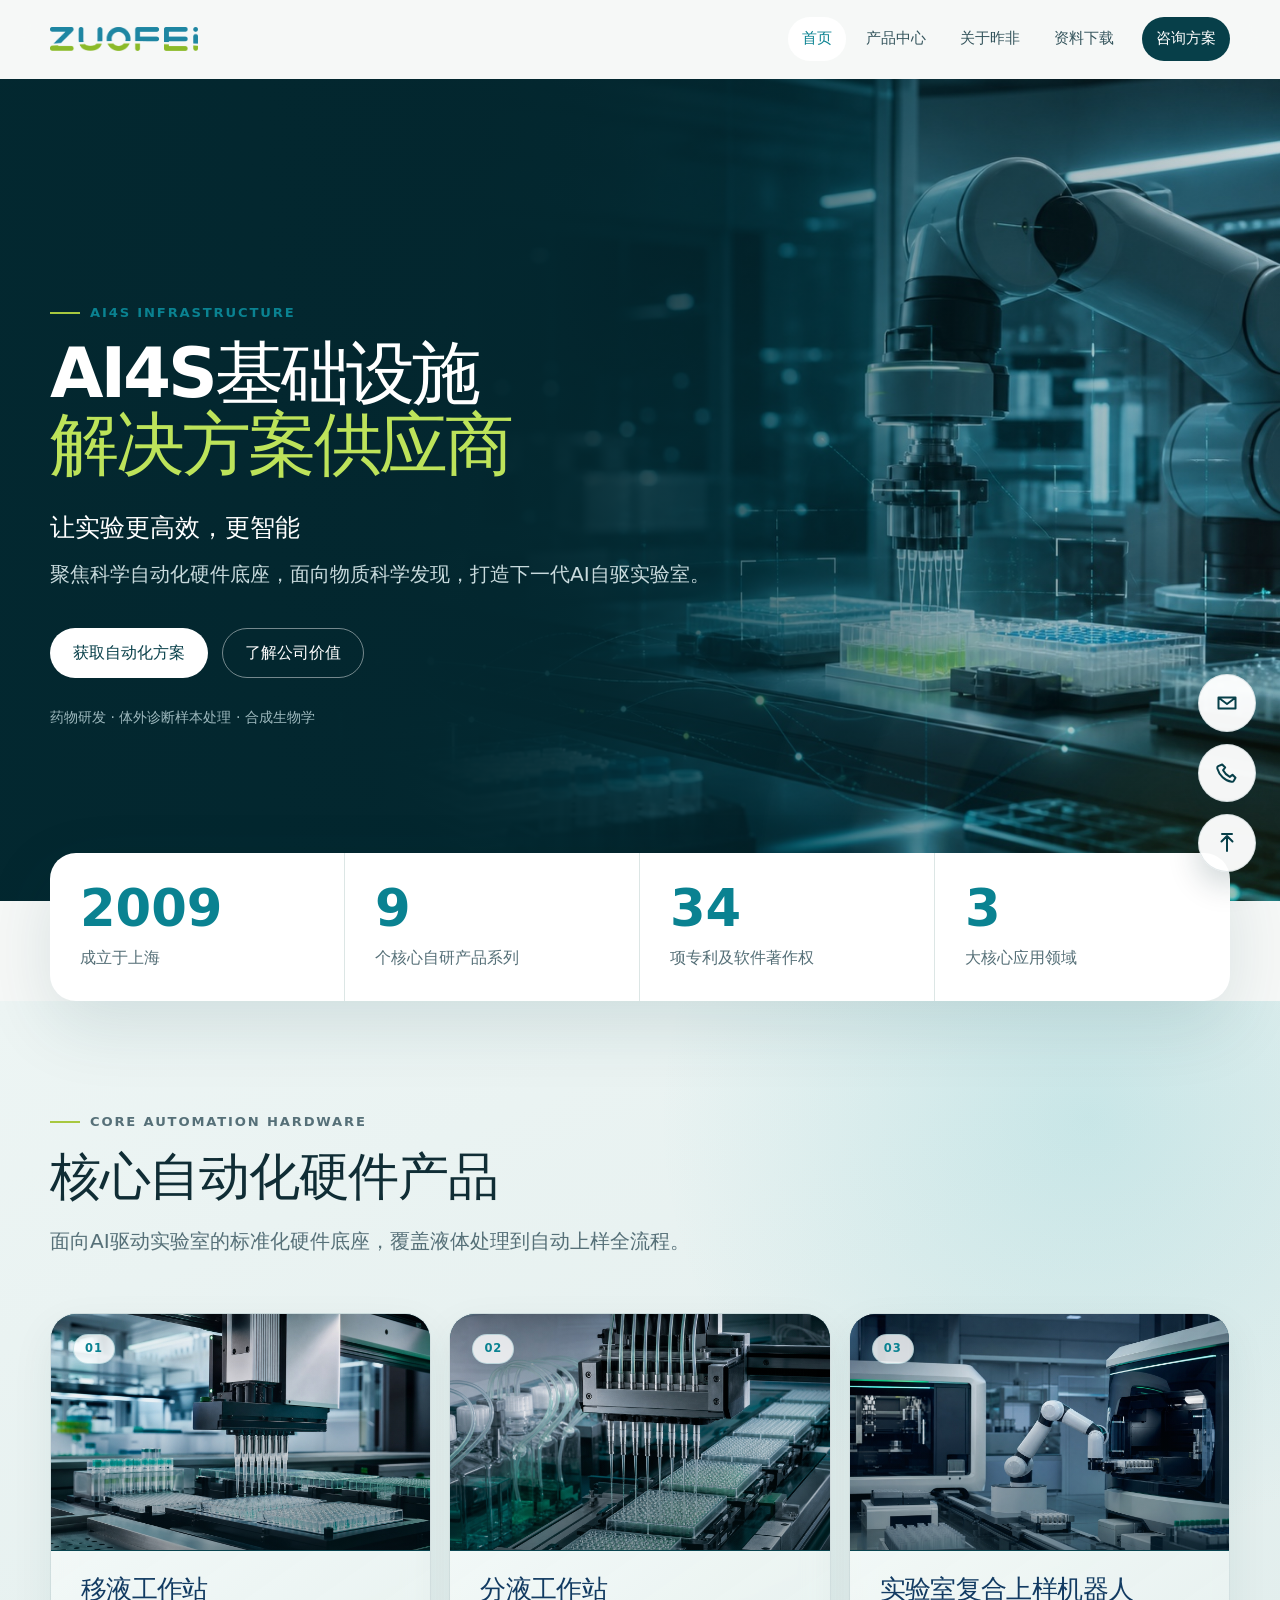
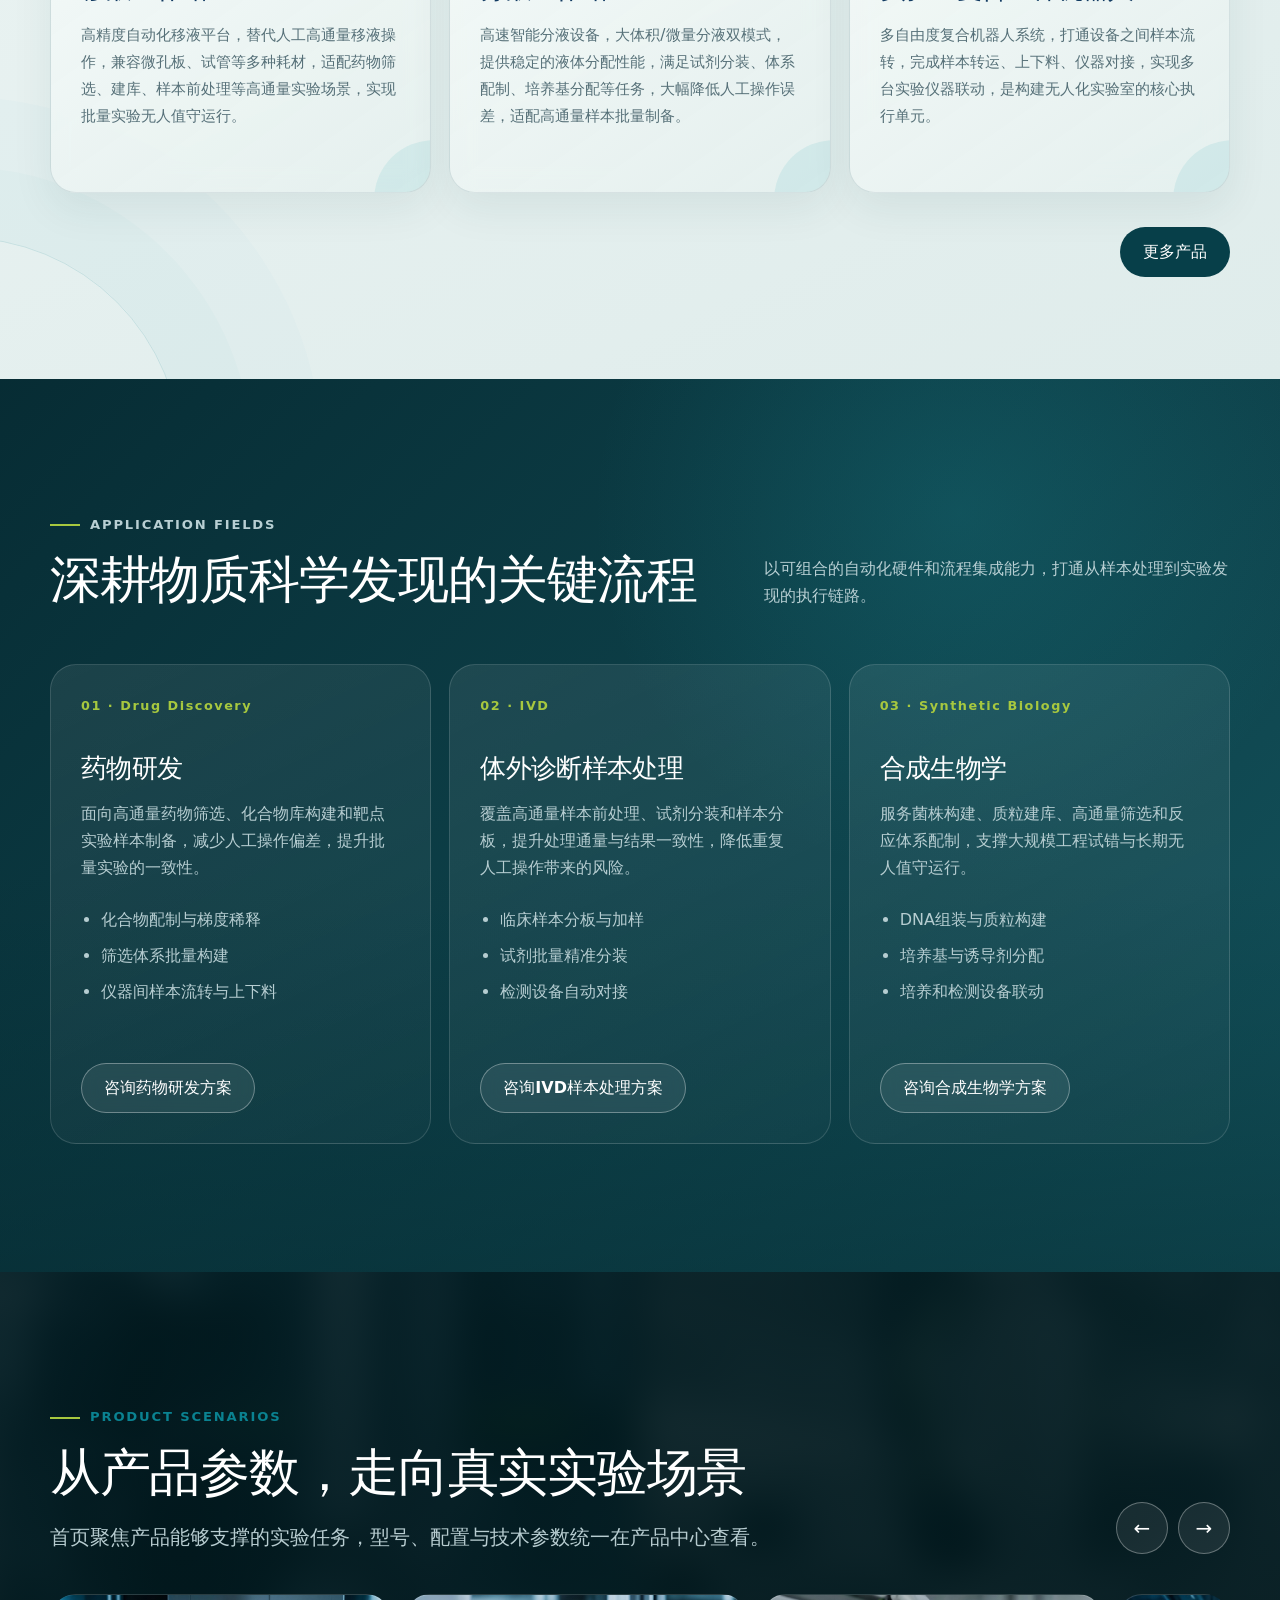
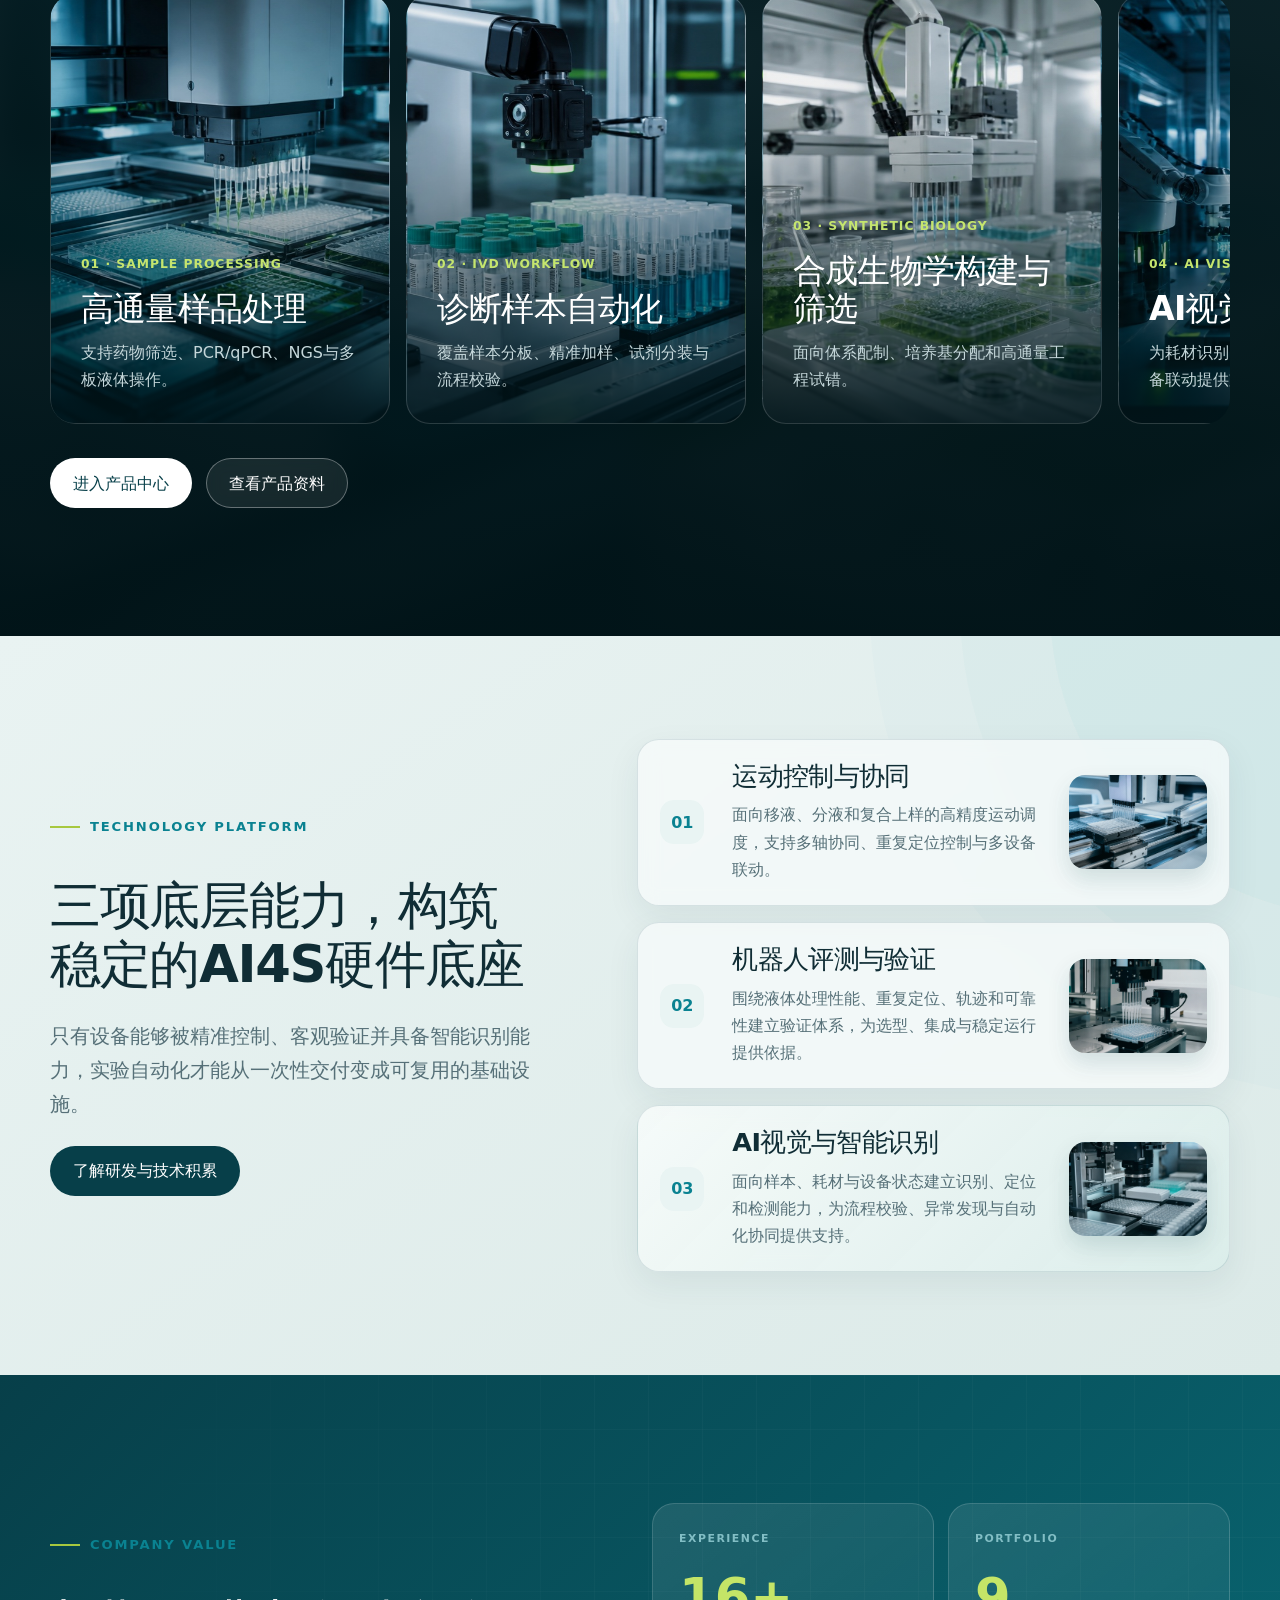
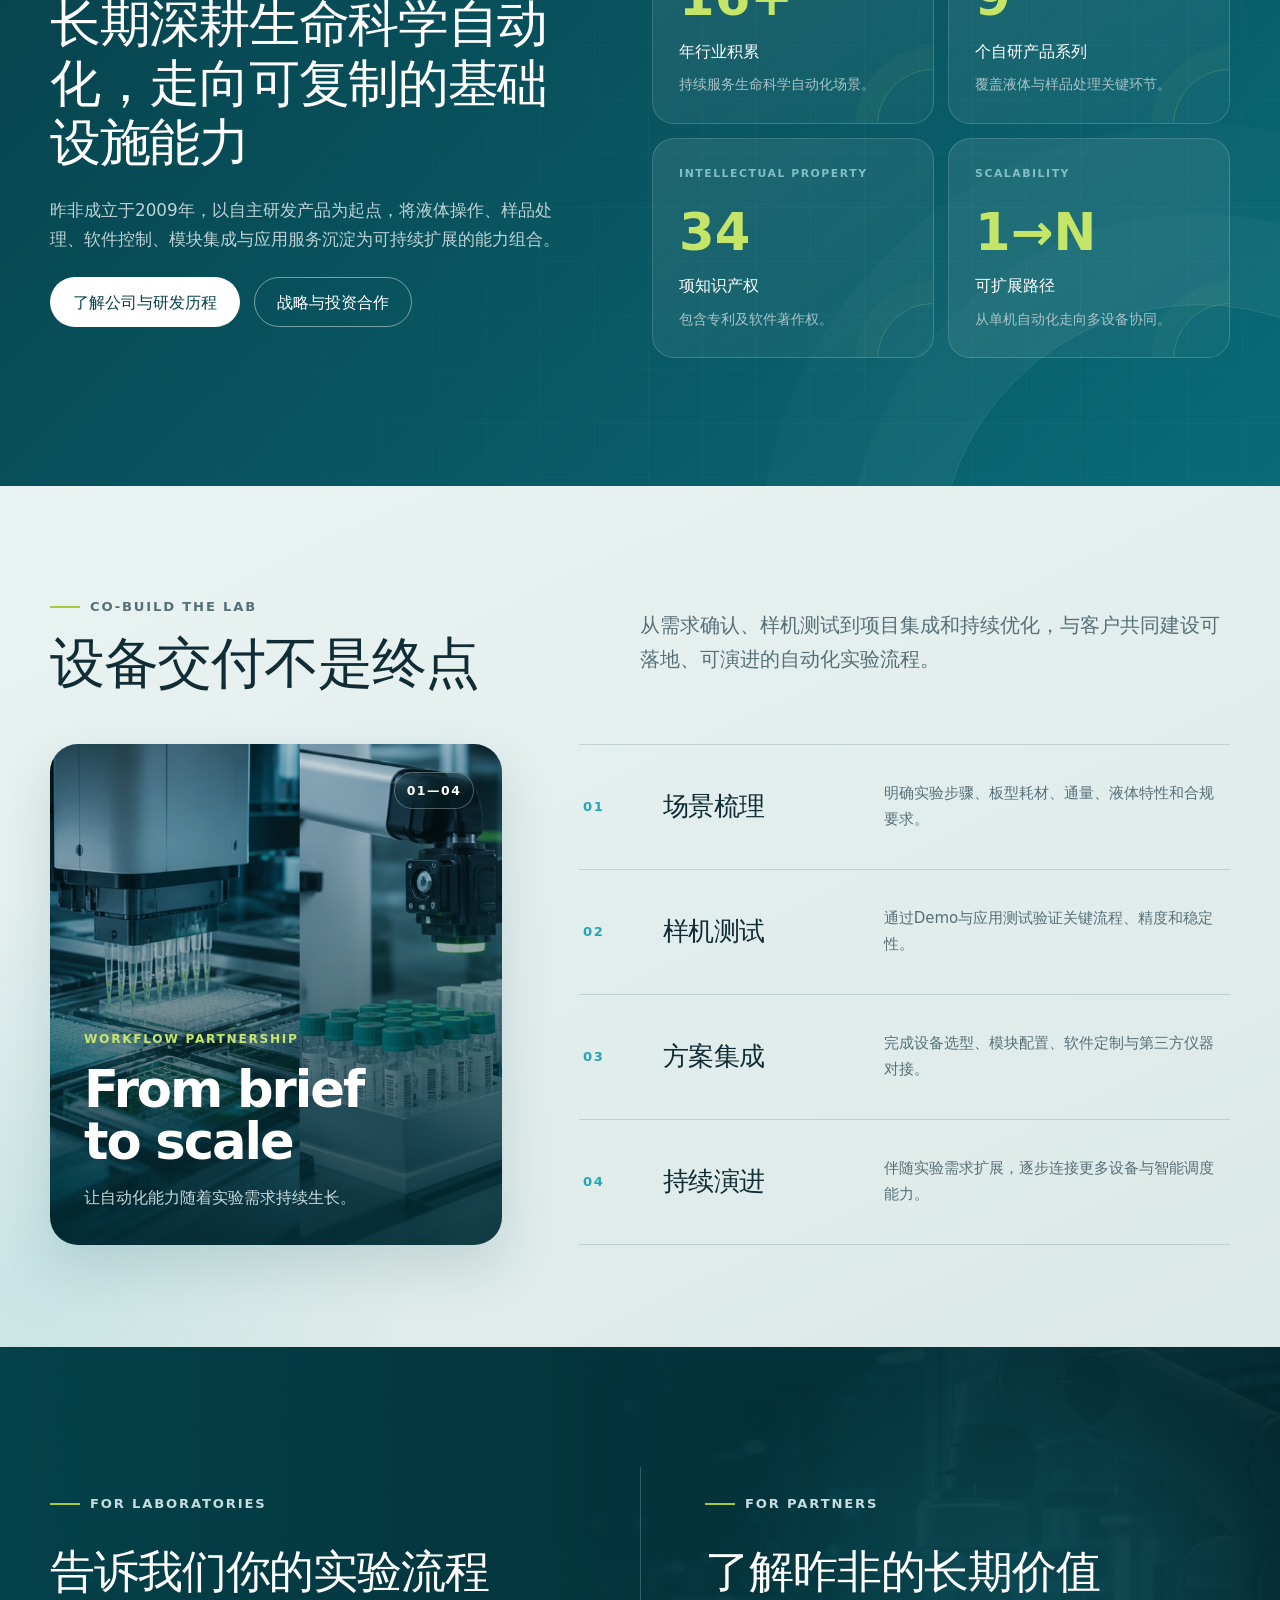
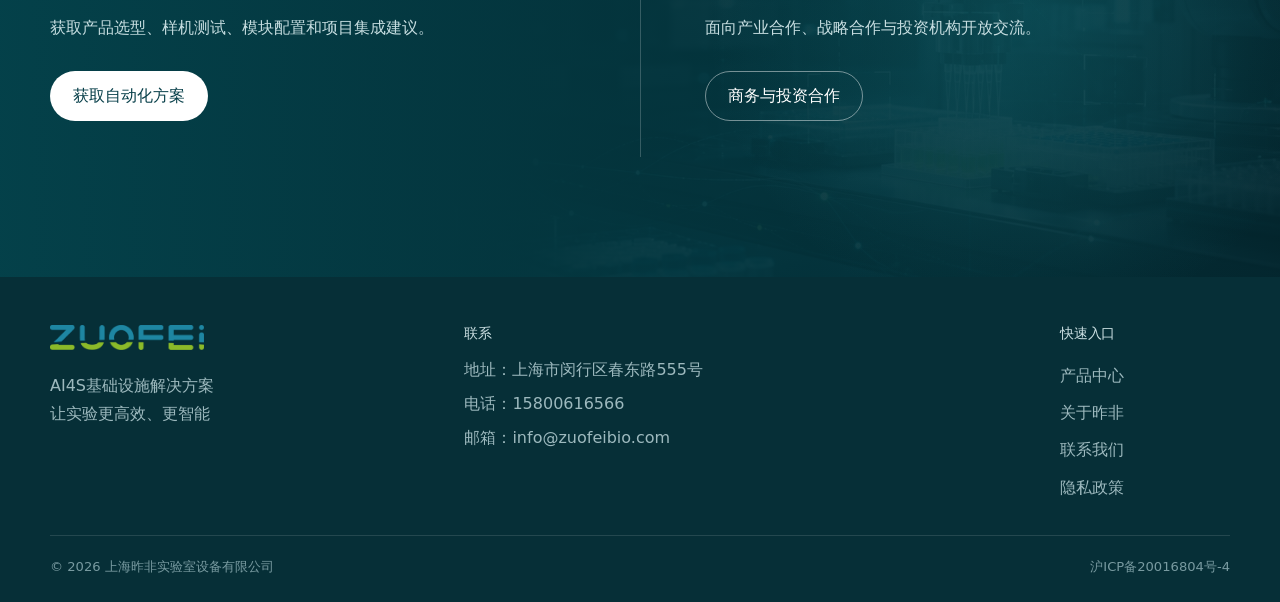
<file: index.html>
<!DOCTYPE html>
<html lang="zh-CN">
<head>
  <meta charset="UTF-8">
  <meta name="viewport" content="width=device-width, initial-scale=1">
  <title>AI4S基础设施解决方案｜实验室自动化设备｜上海昨非</title>
  <meta name="description" content="上海昨非聚焦AI4S科学自动化硬件底座，提供液体处理、智能分液、复合上样与实验流程集成方案，服务药物研发、体外诊断样本处理和合成生物学。">
  <link rel="canonical" href="https://www.zuofeibio.com/">
  <meta property="og:type" content="website">
  <meta property="og:title" content="上海昨非｜AI4S基础设施解决方案供应商">
  <meta property="og:description" content="聚焦科学自动化硬件底座，让实验更高效、更智能。">
  <meta property="og:url" content="https://www.zuofeibio.com/">
  <meta property="og:image" content="https://www.zuofeibio.com/media/products/wenyao-hero.png">
  <meta name="theme-color" content="#073f49">
  <link rel="icon" href="./favicon.ico">
  <link rel="stylesheet" href="./assets/site.css?v=20260901-3">
  <script type="application/ld+json">
  {"@context":"https://schema.org","@type":"Organization","name":"上海昨非实验室设备有限公司","alternateName":"ZUOFEI","url":"https://www.zuofeibio.com/","telephone":"+86-15800616566","email":"info@zuofeibio.com","foundingDate":"2009","address":{"@type":"PostalAddress","streetAddress":"春东路555号","addressLocality":"闵行区","addressRegion":"上海市","addressCountry":"CN"}}
  </script>
</head>
<body id="top">
  <a class="skip-link" href="#main">跳到主要内容</a>
  <header class="site-header">
    <div class="container nav-shell">
      <a class="brand" href="./" aria-label="上海昨非首页"><img class="brand-logo" src="./media/brand/logo.png" alt="ZUOFEI 上海昨非" width="709" height="115"></a>
      <button class="nav-toggle" type="button" aria-expanded="false" aria-controls="main-nav" aria-label="打开导航">☰</button>
      <nav class="site-nav" id="main-nav" aria-label="主导航">
        <a href="./" aria-current="page">首页</a><a href="./products/">产品中心</a><a href="./about/">关于昨非</a><a href="./downloads/">资料下载</a><a class="nav-cta" href="./contact/">咨询方案</a>
      </nav>
    </div>
  </header>

  <main id="main">
    <section class="hero hero--ai4s">
      <div class="container hero-grid">
        <div class="hero-copy" data-reveal>
          <p class="eyebrow">AI4S Infrastructure</p>
          <h1>AI4S基础设施<span>解决方案供应商</span></h1>
          <p class="lead hero-statement"><strong>让实验更高效，更智能</strong><span>聚焦科学自动化硬件底座，面向物质科学发现，打造下一代AI自驱实验室。</span></p>
          <div class="button-row"><a class="button button--light" href="./contact/">获取自动化方案</a><a class="button button--ghost" href="#company-value">了解公司价值</a></div>
          <p class="hero-note">药物研发 · 体外诊断样本处理 · 合成生物学</p>
        </div>
      </div>
    </section>

    <div class="stats" aria-label="企业数据">
      <div class="container stats-grid">
        <div class="stat"><strong>2009</strong><span>成立于上海</span></div>
        <div class="stat"><strong>9</strong><span>个核心自研产品系列</span></div>
        <div class="stat"><strong>34</strong><span>项专利及软件著作权</span></div>
        <div class="stat"><strong>3</strong><span>大核心应用领域</span></div>
      </div>
    </div>

    <section class="section section--white position-section" aria-labelledby="position-title">
      <div class="container">
        <div class="section-heading section-heading--stacked" data-reveal><div><p class="eyebrow">Core Automation Hardware</p><h2 id="position-title">核心自动化硬件产品</h2></div><p class="lead">面向AI驱动实验室的标准化硬件底座，覆盖液体处理到自动上样全流程。</p></div>
        <div class="platform-grid hardware-products">
          <article class="platform-card hardware-card" data-reveal><figure class="hardware-media hardware-media--scene"><span>01</span><img src="./media/brand/home-pipetting-scene-v1.jpg" alt="多通道移液工作站自动处理微孔板场景" width="1448" height="1086" loading="lazy"></figure><h3>移液工作站</h3><p>高精度自动化移液平台，替代人工高通量移液操作，兼容微孔板、试管等多种耗材，适配药物筛选、建库、样本前处理等高通量实验场景，实现批量实验无人值守运行。</p></article>
          <article class="platform-card hardware-card" data-reveal><figure class="hardware-media hardware-media--scene"><span>02</span><img src="./media/brand/home-dispensing-scene-v1.jpg" alt="多通道分液工作站连续定量分配试剂场景" width="1448" height="1086" loading="lazy"></figure><h3>分液工作站</h3><p>高速智能分液设备，大体积/微量分液双模式，提供稳定的液体分配性能，满足试剂分装、体系配制、培养基分配等任务，大幅降低人工操作误差，适配高通量样本批量制备。</p></article>
          <article class="platform-card hardware-card" data-reveal><figure class="hardware-media hardware-media--scene"><span>03</span><img src="./media/brand/home-loading-robot-scene-v1.jpg" alt="实验室复合上样机器人在多台仪器间转运样本场景" width="1448" height="1086" loading="lazy"></figure><h3>实验室复合上样机器人</h3><p>多自由度复合机器人系统，打通设备之间样本流转，完成样本转运、上下料、仪器对接，实现多台实验仪器联动，是构建无人化实验室的核心执行单元。</p></article>
        </div>
        <div class="button-row section-actions hardware-actions" data-reveal><a class="button" href="./products/">更多产品</a></div>
      </div>
    </section>

    <section class="section section--ink application-section" aria-labelledby="applications-title">
      <div class="container">
        <div class="section-heading" data-reveal><div><p class="eyebrow">Application Fields</p><h2 id="applications-title">深耕物质科学发现的关键流程</h2></div><p>以可组合的自动化硬件和流程集成能力，打通从样本处理到实验发现的执行链路。</p></div>
        <div class="application-grid">
          <article class="application-card" data-reveal><span class="solution-index">01 · Drug Discovery</span><h3>药物研发</h3><p>面向高通量药物筛选、化合物库构建和靶点实验样本制备，减少人工操作偏差，提升批量实验的一致性。</p><ul><li>化合物配制与梯度稀释</li><li>筛选体系批量构建</li><li>仪器间样本流转与上下料</li></ul><a class="button button--scene" href="./contact/">咨询药物研发方案</a></article>
          <article class="application-card" data-reveal><span class="solution-index">02 · IVD</span><h3>体外诊断样本处理</h3><p>覆盖高通量样本前处理、试剂分装和样本分板，提升处理通量与结果一致性，降低重复人工操作带来的风险。</p><ul><li>临床样本分板与加样</li><li>试剂批量精准分装</li><li>检测设备自动对接</li></ul><a class="button button--scene" href="./contact/">咨询IVD样本处理方案</a></article>
          <article class="application-card" data-reveal><span class="solution-index">03 · Synthetic Biology</span><h3>合成生物学</h3><p>服务菌株构建、质粒建库、高通量筛选和反应体系配制，支撑大规模工程试错与长期无人值守运行。</p><ul><li>DNA组装与质粒构建</li><li>培养基与诱导剂分配</li><li>培养和检测设备联动</li></ul><a class="button button--scene" href="./contact/">咨询合成生物学方案</a></article>
        </div>
      </div>
    </section>

    <section class="section scene-showcase" aria-labelledby="featured-title">
      <div class="container">
        <div class="scene-heading" data-reveal><div><p class="eyebrow">Product Scenarios</p><h2 id="featured-title">从产品参数，走向真实实验场景</h2><p class="lead">首页聚焦产品能够支撑的实验任务，型号、配置与技术参数统一在产品中心查看。</p></div><div class="scene-controls" aria-label="场景滑动控制"><button type="button" data-scene-prev aria-label="向左查看场景"><span aria-hidden="true">←</span></button><button type="button" data-scene-next aria-label="向右查看场景"><span aria-hidden="true">→</span></button></div></div>
        <div class="scene-viewport" data-scene-carousel data-reveal>
          <div class="scene-track">
            <article class="scene-slide scene-slide--1"><div class="scene-slide-copy"><span>01 · Sample Processing</span><h3>高通量样品处理</h3><p>支持药物筛选、PCR/qPCR、NGS与多板液体操作。</p></div></article>
            <article class="scene-slide scene-slide--2"><div class="scene-slide-copy"><span>02 · IVD Workflow</span><h3>诊断样本自动化</h3><p>覆盖样本分板、精准加样、试剂分装与流程校验。</p></div></article>
            <article class="scene-slide scene-slide--3"><div class="scene-slide-copy"><span>03 · Synthetic Biology</span><h3>合成生物学构建与筛选</h3><p>面向体系配制、培养基分配和高通量工程试错。</p></div></article>
            <article class="scene-slide scene-slide--4"><div class="scene-slide-copy"><span>04 · AI Vision</span><h3>AI视觉与设备协同</h3><p>为耗材识别、位置校验、状态检测和设备联动提供支持。</p></div></article>
          </div>
        </div>
        <div class="button-row section-actions"><a class="button button--light" href="./products/">进入产品中心</a><a class="button button--scene" href="./downloads/">查看产品资料</a></div>
      </div>
    </section>

    <section class="section section--white technology-section" id="technology" aria-labelledby="technology-title">
      <div class="container technology-layout">
        <div class="technology-copy" data-reveal><p class="eyebrow">Technology Platform</p><h2 id="technology-title">三项底层能力，构筑稳定的AI4S硬件底座</h2><p class="lead">只有设备能够被精准控制、客观验证并具备智能识别能力，实验自动化才能从一次性交付变成可复用的基础设施。</p><div class="button-row"><a class="button" href="./about/">了解研发与技术积累</a></div></div>
        <div class="technology-stack">
          <article class="technology-card" data-reveal><span class="technology-number">01</span><div><h3>运动控制与协同</h3><p>面向移液、分液和复合上样的高精度运动调度，支持多轴协同、重复定位控制与多设备联动。</p></div><figure class="technology-media"><img src="./media/brand/tech-motion-v1.jpg" alt="自动化移液平台精密运动控制" loading="lazy"></figure></article>
          <article class="technology-card" data-reveal><span class="technology-number">02</span><div><h3>机器人评测与验证</h3><p>围绕液体处理性能、重复定位、轨迹和可靠性建立验证体系，为选型、集成与稳定运行提供依据。</p></div><figure class="technology-media"><img src="./media/brand/tech-validation-v1.jpg" alt="实验室机器人视觉评测与验证" loading="lazy"></figure></article>
          <article class="technology-card technology-card--vision" data-reveal><span class="technology-number">03</span><div><h3>AI视觉与智能识别</h3><p>面向样本、耗材与设备状态建立识别、定位和检测能力，为流程校验、异常发现与自动化协同提供支持。</p></div><figure class="technology-media"><img src="./media/brand/tech-vision-v1.jpg" alt="AI视觉检测实验室样本与耗材" loading="lazy"></figure></article>
        </div>
      </div>
    </section>

    <section class="section company-value" id="company-value" aria-labelledby="company-value-title">
      <div class="container company-value-grid">
        <div class="company-value-copy" data-reveal><p class="eyebrow">Company Value</p><h2 id="company-value-title">长期深耕生命科学自动化，走向可复制的基础设施能力</h2><p>昨非成立于2009年，以自主研发产品为起点，将液体操作、样品处理、软件控制、模块集成与应用服务沉淀为可持续扩展的能力组合。</p><div class="button-row"><a class="button button--light" href="./about/">了解公司与研发历程</a><a class="button button--ghost" href="./contact/">战略与投资合作</a></div></div>
        <div class="value-proof-grid" data-reveal>
          <article><small>Experience</small><strong>16+</strong><span>年行业积累</span><p>持续服务生命科学自动化场景。</p></article>
          <article><small>Portfolio</small><strong>9</strong><span>个自研产品系列</span><p>覆盖液体与样品处理关键环节。</p></article>
          <article><small>Intellectual Property</small><strong>34</strong><span>项知识产权</span><p>包含专利及软件著作权。</p></article>
          <article><small>Scalability</small><strong>1→N</strong><span>可扩展路径</span><p>从单机自动化走向多设备协同。</p></article>
        </div>
      </div>
    </section>

    <section class="section section--white co-build-section" aria-labelledby="co-build-title">
      <div class="container">
        <div class="section-heading co-build-heading" data-reveal><div><p class="eyebrow">Co-build The Lab</p><h2 id="co-build-title">设备交付不是终点</h2></div><p class="lead">从需求确认、样机测试到项目集成和持续优化，与客户共同建设可落地、可演进的自动化实验流程。</p></div>
        <div class="co-build-layout">
          <div class="co-build-visual" data-reveal>
            <div class="co-build-visual-copy"><span>Workflow Partnership</span><strong>From brief<br>to scale</strong><p>让自动化能力随着实验需求持续生长。</p></div>
            <span class="co-build-range">01—04</span>
          </div>
          <div class="steps steps--editorial">
            <article class="step" data-reveal><span class="step-number">01</span><h3>场景梳理</h3><p>明确实验步骤、板型耗材、通量、液体特性和合规要求。</p></article>
            <article class="step" data-reveal><span class="step-number">02</span><h3>样机测试</h3><p>通过Demo与应用测试验证关键流程、精度和稳定性。</p></article>
            <article class="step" data-reveal><span class="step-number">03</span><h3>方案集成</h3><p>完成设备选型、模块配置、软件定制与第三方仪器对接。</p></article>
            <article class="step" data-reveal><span class="step-number">04</span><h3>持续演进</h3><p>伴随实验需求扩展，逐步连接更多设备与智能调度能力。</p></article>
          </div>
        </div>
      </div>
    </section>

    <section class="cta"><div class="container dual-cta"><div><p class="eyebrow">For Laboratories</p><h2>告诉我们你的实验流程</h2><p>获取产品选型、样机测试、模块配置和项目集成建议。</p><a class="button button--light" href="./contact/">获取自动化方案</a></div><div><p class="eyebrow">For Partners</p><h2>了解昨非的长期价值</h2><p>面向产业合作、战略合作与投资机构开放交流。</p><a class="button button--ghost" href="./contact/">商务与投资合作</a></div></div></section>
  </main>

  <aside class="floating-actions" aria-label="快捷联系">
    <a href="mailto:info@zuofeibio.com" aria-label="发送邮件" title="发送邮件"><svg viewBox="0 0 24 24" aria-hidden="true"><path d="M3.5 6.5h17v11h-17zM4 7l8 6 8-6"/></svg></a>
    <a href="tel:15800616566" aria-label="电话咨询" title="电话咨询"><svg viewBox="0 0 24 24" aria-hidden="true"><path d="M7.2 3.5l3 3-2.1 2.7a15.3 15.3 0 006.7 6.7l2.7-2.1 3 3-1.7 3c-.5.8-1.4 1.2-2.3.9C9.8 19.8 4.2 14.2 2.3 7.5 2 6.6 2.4 5.7 3.2 5.2z"/></svg></a>
    <a href="#top" aria-label="返回顶部" title="返回顶部"><svg viewBox="0 0 24 24" aria-hidden="true"><path d="M12 20V5M6.5 10.5L12 5l5.5 5.5M7 3h10"/></svg></a>
  </aside>

  <footer class="site-footer" id="site-footer"><div class="container"><div class="footer-grid"><div><a class="brand brand--footer" href="./"><img class="brand-logo" src="./media/brand/logo.png" alt="ZUOFEI 上海昨非" width="709" height="115"></a><p>AI4S基础设施解决方案<br>让实验更高效、更智能</p></div><div class="footer-contact"><div><h2>联系</h2><address><span>地址：上海市闵行区春东路555号</span><a href="tel:15800616566">电话：15800616566</a><a href="mailto:info@zuofeibio.com">邮箱：info@zuofeibio.com</a></address></div></div><div class="footer-links"><h2>快速入口</h2><a href="./products/">产品中心</a><a href="./about/">关于昨非</a><a href="./contact/">联系我们</a><a href="./privacy/">隐私政策</a></div></div><div class="footer-bottom"><span>© <span data-year></span> 上海昨非实验室设备有限公司</span><a href="https://beian.miit.gov.cn/" rel="noopener">沪ICP备20016804号-4</a></div></div></footer>
  <script src="./assets/site.js?v=20260828-2" defer></script>
</body>
</html>
</file>
<file: assets/site.css>
:root {
  --ink: #102d35;
  --muted: #567078;
  --teal-950: #073f49;
  --teal-900: #075866;
  --teal-700: #0a8291;
  --teal-500: #23a8b4;
  --lime: #a7c83f;
  --paper: #f6f8f7;
  --white: #fff;
  --line: #dce6e5;
  --shadow: 0 24px 70px rgba(7, 63, 73, .12);
  --radius: 26px;
  --container: min(1180px, calc(100% - 40px));
  font-family: Inter, "PingFang SC", "Microsoft YaHei", system-ui, -apple-system, sans-serif;
  color: var(--ink);
  background: var(--paper);
  font-synthesis: none;
}

* { box-sizing: border-box; }
html { scroll-behavior: smooth; scroll-padding-top: 92px; }
body { margin: 0; background: var(--paper); color: var(--ink); line-height: 1.7; }
body.menu-open { overflow: hidden; }
a { color: inherit; text-decoration: none; }
img { display: block; max-width: 100%; }
button, input, textarea { font: inherit; }

.skip-link {
  position: fixed; left: 14px; top: -80px; z-index: 1000;
  padding: 10px 16px; border-radius: 10px; background: var(--white);
}
.skip-link:focus { top: 14px; }

.container { width: var(--container); margin-inline: auto; }
.eyebrow {
  display: inline-flex; align-items: center; gap: 10px; margin: 0 0 14px;
  color: var(--teal-700); font-size: .82rem; font-weight: 800;
  letter-spacing: .14em; text-transform: uppercase;
}
.eyebrow::before { content: ""; width: 30px; height: 2px; background: var(--lime); }
h1, h2, h3 { margin: 0; line-height: 1.16; letter-spacing: -.025em; }
h1 { font-size: clamp(2.8rem, 7vw, 6.6rem); }
h2 { font-size: clamp(2rem, 4vw, 3.7rem); }
h3 { font-size: clamp(1.25rem, 2vw, 1.7rem); }
p { margin: 0; }
.lead { color: var(--muted); font-size: clamp(1.05rem, 1.8vw, 1.26rem); }
.section { padding: clamp(78px, 10vw, 138px) 0; }
.section--white { background: var(--white); }
.section--ink { background: var(--teal-950); color: var(--white); }
.section-heading { display: grid; grid-template-columns: 1fr minmax(280px, .7fr); gap: 48px; align-items: end; margin-bottom: 54px; }
.section-heading p { color: var(--muted); }
.section--ink .section-heading p { color: #b8cfd3; }

.site-header {
  position: sticky; top: 0; z-index: 100; border-bottom: 1px solid transparent;
  background: color-mix(in srgb, var(--paper) 86%, transparent); backdrop-filter: blur(18px);
  transition: box-shadow .25s ease, border-color .25s ease;
}
.site-header.is-scrolled { border-color: var(--line); box-shadow: 0 8px 30px rgba(7,63,73,.08); }
.nav-shell { min-height: 78px; display: flex; align-items: center; justify-content: space-between; gap: 28px; }
.brand { display: inline-flex; align-items: center; }
.brand-logo { width: 148px; height: auto; }
.brand--footer { width: max-content; padding: 0; background: transparent; }
.brand--footer .brand-logo { width: 154px; }
.site-nav { display: flex; align-items: center; gap: 6px; }
.site-nav a { padding: 9px 14px; border-radius: 999px; color: #34545c; font-weight: 700; font-size: .94rem; }
.site-nav a:hover, .site-nav a[aria-current="page"] { background: var(--white); color: var(--teal-700); }
.nav-cta { background: var(--teal-950) !important; color: var(--white) !important; margin-left: 8px; }
.nav-toggle { display: none; width: 44px; height: 44px; border: 0; border-radius: 13px; background: var(--white); color: var(--ink); }

.button-row { display: flex; flex-wrap: wrap; gap: 14px; }
.button {
  display: inline-flex; align-items: center; justify-content: center; gap: 10px;
  min-height: 50px; padding: 0 22px; border: 1px solid transparent; border-radius: 999px;
  background: var(--teal-950); color: var(--white); font-weight: 800; transition: transform .2s ease, box-shadow .2s ease;
}
.button:hover { transform: translateY(-2px); box-shadow: 0 12px 30px rgba(7,63,73,.18); }
.button--light { background: var(--white); color: var(--teal-950); }
.button--ghost { border-color: rgba(255,255,255,.45); background: transparent; color: var(--white); }
.button--outline { border-color: var(--line); background: transparent; color: var(--ink); }
.button--scene { border-color: rgba(255,255,255,.34); background: rgba(255,255,255,.08); color: var(--white); backdrop-filter: blur(8px); }
.button--compact { min-height: 44px; padding-inline: 18px; font-size: .88rem; }

.hero { position: relative; overflow: hidden; min-height: calc(100vh - 78px); display: grid; align-items: center; background: var(--teal-950); color: var(--white); }
.hero::before, .hero::after { content: ""; position: absolute; border-radius: 50%; filter: blur(3px); }
.hero::before { width: 620px; height: 620px; right: -120px; top: -200px; background: rgba(35,168,180,.38); }
.hero::after { width: 420px; height: 420px; left: 45%; bottom: -310px; border: 1px solid rgba(255,255,255,.18); box-shadow: 0 0 0 80px rgba(255,255,255,.025), 0 0 0 160px rgba(255,255,255,.018); }
.hero-grid { position: relative; z-index: 1; display: grid; grid-template-columns: 1.12fr .88fr; align-items: center; gap: 70px; padding: 82px 0; }
.hero h1 { max-width: 760px; font-size: clamp(3rem, 5.4vw, 5.25rem); }
.hero h1 span { display: block; color: #bde35a; font-size: .78em; white-space: nowrap; letter-spacing: -.04em; }
.hero-copy .lead { max-width: 690px; margin: 28px 0 36px; color: #c8dadd; }
.hero-note { margin-top: 28px; color: #9eb9be; font-size: .88rem; }
.hero-visual { position: relative; min-height: 520px; display: grid; place-items: center; }
.hero-visual::before { content: ""; position: absolute; inset: 7% 2%; border-radius: 42% 58% 65% 35% / 45% 35% 65% 55%; background: linear-gradient(145deg, rgba(255,255,255,.14), rgba(255,255,255,.03)); border: 1px solid rgba(255,255,255,.13); }
.hero-visual img { position: relative; width: min(84%, 440px); filter: drop-shadow(0 45px 40px rgba(0,0,0,.28)); }
.floating-badge { position: absolute; right: 0; bottom: 8%; padding: 14px 18px; border-radius: 18px; background: rgba(255,255,255,.92); color: var(--teal-950); box-shadow: var(--shadow); font-weight: 900; }
.hero--ai4s { background: var(--teal-950) url('../media/brand/ai4s-hero-v2.jpg') center right / cover no-repeat; }
.hero--ai4s::before { inset: 0; width: auto; height: auto; border-radius: 0; filter: none; background: linear-gradient(90deg,rgba(3,40,48,.98) 0%,rgba(3,40,48,.91) 43%,rgba(3,40,48,.36) 75%,rgba(3,40,48,.12) 100%); }
.hero--ai4s::after { width: 560px; height: 560px; left: auto; right: -220px; bottom: -270px; border-color: rgba(190,229,103,.2); background: radial-gradient(circle,rgba(167,200,63,.12),transparent 65%); box-shadow: 0 0 0 90px rgba(255,255,255,.018),0 0 0 180px rgba(255,255,255,.012); }
.hero--ai4s .hero-grid { grid-template-columns: minmax(0,760px); min-height: calc(100vh - 78px); }
.hero--ai4s .hero-copy { padding: 34px 0; }
.hero-statement { display: grid; gap: 8px; }
.hero-statement strong { color: var(--white); font-size: clamp(1.22rem,2vw,1.55rem); }
.hero-statement span { display: block; }

.stats { position: relative; z-index: 2; margin-top: -48px; }
.stats-grid { display: grid; grid-template-columns: repeat(4,1fr); background: var(--white); border-radius: var(--radius); box-shadow: var(--shadow); overflow: hidden; }
.stat { padding: 30px; border-right: 1px solid var(--line); }
.stat:last-child { border-right: 0; }
.stat strong { display: block; color: var(--teal-700); font-size: clamp(2rem,4vw,3.2rem); line-height: 1; }
.stat span { display: block; margin-top: 10px; color: var(--muted); font-weight: 700; }

.platform-grid { display: grid; grid-template-columns: repeat(3,1fr); gap: 20px; }
.platform-card {
  position: relative; display: flex; min-height: 350px; padding: 34px; flex-direction: column;
  overflow: hidden; border: 1px solid var(--line); border-radius: var(--radius);
  background: linear-gradient(150deg,#fff 10%,#eef6f5 100%);
}
.platform-card::after { content: ""; position: absolute; width: 180px; height: 180px; right: -75px; bottom: -80px; border-radius: 50%; background: rgba(35,168,180,.1); }
.platform-number { color: var(--teal-500); font-size: .82rem; font-weight: 900; letter-spacing: .14em; }
.platform-card h3 { margin: 56px 0 16px; }
.platform-card p { color: var(--muted); }
.platform-card strong { margin-top: auto; padding-top: 30px; color: var(--teal-700); font-size: .84rem; line-height: 1.55; }
.position-section { position: relative; overflow: hidden; padding-block: clamp(82px,8vw,112px); background: radial-gradient(circle at 85% 12%,rgba(35,168,180,.16),transparent 31%),linear-gradient(155deg,#edf5f4 0%,#dfeceb 100%); }
.position-section::before { content: ""; position: absolute; width: 440px; height: 440px; left: -260px; bottom: -300px; border: 1px solid rgba(10,130,145,.14); border-radius: 50%; box-shadow: 0 0 0 70px rgba(35,168,180,.025),0 0 0 140px rgba(35,168,180,.018); }
.platform-card--vision { background: linear-gradient(150deg,#f5fbfa 0%,#e3f1ee 100%); }
.platform-card--vision::before { content: ""; position: absolute; inset: auto 26px 26px auto; width: 72px; height: 72px; border: 1px solid rgba(10,130,145,.18); border-radius: 50%; box-shadow: inset 0 0 0 15px rgba(35,168,180,.04),0 0 0 12px rgba(35,168,180,.03); }
.section-heading--stacked { display: block; }
.section-heading--stacked .lead { max-width: 900px; margin-top: 18px; }
.hardware-products { gap: 18px; }
.hardware-card { min-height: 480px; padding: 30px; border-color: rgba(7,63,73,.12); background: linear-gradient(145deg,rgba(250,253,252,.86),rgba(229,240,238,.8)); box-shadow: 0 16px 42px rgba(7,63,73,.075); backdrop-filter: blur(12px); }
.hardware-card::after { width: 120px; height: 120px; right: -64px; bottom: -68px; }
.hardware-media { position: relative; z-index: 1; display: grid; min-height: 210px; margin: -30px -30px 0; place-items: center; overflow: hidden; border-bottom: 1px solid rgba(7,63,73,.09); background: radial-gradient(circle at 55% 52%,rgba(255,255,255,.96) 0 25%,rgba(220,239,236,.82) 54%,rgba(197,225,222,.66) 100%); }
.hardware-media::after { content: ""; position: absolute; width: 68%; height: 20%; left: 16%; bottom: 19px; border-radius: 50%; background: rgba(7,63,73,.15); filter: blur(18px); transform: scaleY(.48); }
.hardware-media span { position: absolute; z-index: 3; top: 20px; left: 22px; display: inline-grid; place-items: center; width: 42px; height: 30px; border: 1px solid rgba(10,130,145,.2); border-radius: 999px; background: rgba(255,255,255,.82); color: var(--teal-700); font-size: .72rem; font-weight: 900; letter-spacing: .08em; box-shadow: 0 8px 18px rgba(7,63,73,.08); }
.hardware-media img { position: relative; z-index: 2; width: 82%; height: 178px; object-fit: contain; filter: drop-shadow(0 18px 15px rgba(7,42,49,.2)); transform: translateY(4px); }
.hardware-card:nth-child(2) .hardware-media img { width: 76%; }
.hardware-card:nth-child(3) .hardware-media img { width: 90%; }
.hardware-media--scene { min-height: 0; aspect-ratio: 16 / 10; background: #0a4651; }
.hardware-media--scene::after { z-index: 2; width: auto; height: auto; inset: 0; border-radius: 0; background: linear-gradient(180deg,rgba(3,31,38,.04) 42%,rgba(3,31,38,.4) 100%); filter: none; transform: none; pointer-events: none; }
.hardware-media--scene img,
.hardware-card:nth-child(2) .hardware-media--scene img,
.hardware-card:nth-child(3) .hardware-media--scene img { width: 100%; height: 100%; object-fit: cover; filter: none; transform: none; }
.hardware-card:nth-child(1) .hardware-media--scene img { object-position: 51% 57%; }
.hardware-card:nth-child(2) .hardware-media--scene img { object-position: 52% 56%; }
.hardware-card:nth-child(3) .hardware-media--scene img { object-position: 50% 53%; }
.hardware-card h3 { margin: 24px 0 18px; color: #123b62; }
.hardware-card p { font-size: .96rem; line-height: 1.75; }
.hardware-actions { justify-content: flex-end; }

.application-grid { display: grid; grid-template-columns: repeat(3,1fr); gap: 18px; }
.application-card { display: flex; min-height: 480px; padding: 30px; flex-direction: column; border: 1px solid rgba(255,255,255,.14); border-radius: var(--radius); background: linear-gradient(155deg,rgba(255,255,255,.08),rgba(255,255,255,.025)); }
.application-card h3 { margin: 38px 0 16px; }
.application-card p, .application-card li { color: #b6cdd1; }
.application-card ul { display: grid; gap: 9px; margin: 24px 0 30px; padding-left: 20px; }
.application-card .text-link { margin-top: auto; }
.text-link--light { color: #cce96f; }
.section-actions { margin-top: 34px; }
.application-section { position: relative; overflow: hidden; background: linear-gradient(135deg,rgba(2,40,48,.98),rgba(7,74,84,.95)),url('../media/brand/ai4s-scenes-v2.jpg') center / cover fixed; }
.application-section::before { content: ""; position: absolute; inset: 0; background: radial-gradient(circle at 75% 15%,rgba(35,168,180,.18),transparent 30%),linear-gradient(180deg,transparent 55%,rgba(1,31,37,.38)); pointer-events: none; }
.application-section > .container { position: relative; z-index: 1; }
.application-card .button { width: max-content; margin-top: auto; }

.scene-showcase { position: relative; overflow: hidden; color: var(--white); background: #031f25; }
.scene-showcase::before { content: ""; position: absolute; inset: 0; opacity: .2; background: url('../media/brand/ai4s-scenes-v2.jpg') center / cover no-repeat; filter: blur(18px); transform: scale(1.1); }
.scene-showcase::after { content: ""; position: absolute; inset: 0; background: linear-gradient(180deg,rgba(1,25,30,.58),rgba(1,19,23,.94)); }
.scene-showcase > .container { position: relative; z-index: 1; }
.scene-heading { display: flex; align-items: end; justify-content: space-between; gap: 38px; margin-bottom: 40px; }
.scene-heading > div:first-child { max-width: 850px; }
.scene-heading .lead { max-width: 740px; margin-top: 18px; color: #b7ccd0; }
.scene-controls { display: flex; gap: 10px; }
.scene-controls button { display: grid; place-items: center; width: 52px; height: 52px; border: 1px solid rgba(255,255,255,.32); border-radius: 50%; background: rgba(255,255,255,.08); color: var(--white); font-size: 1.25rem; cursor: pointer; transition: background .2s ease,transform .2s ease; }
.scene-controls button:hover { background: rgba(255,255,255,.18); transform: translateY(-2px); }
.scene-viewport { overflow-x: auto; overflow-y: hidden; border-radius: var(--radius); scrollbar-width: none; scroll-snap-type: x mandatory; }
.scene-viewport::-webkit-scrollbar { display: none; }
.scene-track { display: grid; grid-auto-flow: column; grid-auto-columns: minmax(340px,39%); gap: 16px; }
.scene-slide { position: relative; display: flex; align-items: end; min-height: 430px; overflow: hidden; border: 1px solid rgba(255,255,255,.16); border-radius: 24px; background-image: linear-gradient(180deg,rgba(0,20,25,.05) 30%,rgba(0,20,25,.9) 100%),url('../media/brand/ai4s-scenes-v2.jpg'); background-size: 400% 100%; background-repeat: no-repeat; scroll-snap-align: start; }
.scene-slide--1 { background-position: 0 0; }
.scene-slide--2 { background-position: 33.333% 0; }
.scene-slide--3 { background-position: 66.666% 0; }
.scene-slide--4 { background-position: 100% 0; }
.scene-slide-copy { width: 100%; padding: 30px; }
.scene-slide-copy > span { color: #c5e56e; font-size: .77rem; font-weight: 900; letter-spacing: .08em; text-transform: uppercase; }
.scene-slide h3 { margin: 14px 0 10px; font-size: clamp(1.6rem,2.6vw,2.2rem); }
.scene-slide p { max-width: 390px; color: #c5d7da; }

.card-grid { display: grid; grid-template-columns: repeat(3,1fr); gap: 22px; }
.product-card { display: flex; flex-direction: column; overflow: hidden; border: 1px solid var(--line); border-radius: var(--radius); background: var(--white); transition: transform .25s ease, box-shadow .25s ease; }
.product-card:hover { transform: translateY(-7px); box-shadow: var(--shadow); }
.product-card-media { min-height: 280px; display: grid; place-items: center; padding: 30px; background: radial-gradient(circle at 50% 30%, #fff 0, #e8f3f2 72%); }
.product-card-media img { max-height: 245px; width: 100%; object-fit: contain; }
.product-card-body { display: grid; gap: 13px; padding: 26px; }
.tag { width: max-content; padding: 5px 10px; border-radius: 999px; background: #edf5da; color: #587000; font-size: .72rem; font-weight: 900; letter-spacing: .08em; }
.product-card p { color: var(--muted); }
.text-link { color: var(--teal-700); font-weight: 900; }

.solution-grid { display: grid; grid-template-columns: repeat(5,1fr); gap: 14px; }
.solution { min-height: 200px; padding: 22px; border: 1px solid rgba(255,255,255,.14); border-radius: 22px; background: rgba(255,255,255,.045); }
.solution-index { color: var(--lime); font-size: .8rem; font-weight: 900; letter-spacing: .12em; }
.solution h3 { margin: 42px 0 10px; font-size: 1.18rem; }
.solution p { color: #a9c1c5; font-size: .92rem; }

.split { display: grid; grid-template-columns: 1fr 1fr; gap: clamp(44px,7vw,94px); align-items: center; }
.image-panel { position: relative; overflow: hidden; min-height: 540px; border-radius: var(--radius); background: #d9e8e7; }
.image-panel img { width: 100%; height: 100%; object-fit: cover; position: absolute; inset: 0; }
.content-stack { display: grid; gap: 24px; }
.check-list { display: grid; gap: 12px; margin: 0; padding: 0; list-style: none; }
.check-list li { position: relative; padding-left: 28px; color: var(--muted); }
.check-list li::before { content: "✓"; position: absolute; left: 0; color: var(--teal-700); font-weight: 900; }

.steps { display: grid; grid-template-columns: repeat(4,1fr); gap: 16px; }
.step { padding: 26px; border-radius: 22px; background: var(--white); border: 1px solid var(--line); }
.step-number { color: var(--teal-500); font-weight: 900; }
.step h3 { margin: 30px 0 10px; }
.step p { color: var(--muted); }

.technology-layout { display: grid; grid-template-columns: .9fr 1.1fr; gap: clamp(50px,8vw,110px); align-items: center; }
.technology-copy { display: grid; gap: 24px; }
.technology-stack { display: grid; gap: 16px; }
.technology-card { position: relative; display: grid; grid-template-columns: 52px 1fr 138px; gap: 20px; align-items: center; overflow: hidden; padding: 22px; border: 1px solid rgba(7,63,73,.12); border-radius: 22px; background: rgba(248,252,251,.76); box-shadow: 0 12px 34px rgba(7,63,73,.07); backdrop-filter: blur(10px); }
.technology-number { display: grid; place-items: center; width: 44px; height: 44px; border-radius: 14px; background: #e9f4f3; color: var(--teal-700); font-weight: 900; }
.technology-media { position: relative; width: 138px; height: 94px; margin: 0; overflow: hidden; border-radius: 16px; background: #dceceb; box-shadow: inset 0 0 0 1px rgba(255,255,255,.4),0 10px 22px rgba(7,63,73,.14); }
.technology-media::after { content: ""; position: absolute; inset: 0; background: linear-gradient(135deg,rgba(10,130,145,.05),rgba(7,63,73,.2)); pointer-events: none; }
.technology-media img { width: 100%; height: 100%; object-fit: cover; }
.technology-card p { margin-top: 10px; color: var(--muted); }
.technology-card--vision { background: linear-gradient(135deg,rgba(248,252,251,.86),rgba(218,237,234,.82)); }
.technology-section { position: relative; overflow: hidden; padding-block: clamp(82px,8vw,112px); background: linear-gradient(145deg,#e9f3f2 0%,#dceae8 100%); }
.technology-section::after { content: ""; position: absolute; width: 620px; height: 620px; right: -390px; top: -340px; border-radius: 50%; background: rgba(35,168,180,.08); box-shadow: 0 0 0 90px rgba(35,168,180,.025),0 0 0 180px rgba(35,168,180,.018); }
.technology-section > .container { position: relative; z-index: 1; }

.company-value { position: relative; overflow: hidden; background: linear-gradient(135deg,#073f49,#096b77); color: var(--white); }
.company-value::before { content: ""; position: absolute; inset: 0; opacity: .16; background-image: linear-gradient(rgba(255,255,255,.15) 1px,transparent 1px),linear-gradient(90deg,rgba(255,255,255,.15) 1px,transparent 1px); background-size: 54px 54px; mask-image: linear-gradient(90deg,transparent 5%,#000 50%,#000 100%); }
.company-value::after { content: ""; position: absolute; width: 520px; height: 520px; right: -180px; bottom: -340px; border: 1px solid rgba(255,255,255,.13); border-radius: 50%; box-shadow: 0 0 0 90px rgba(255,255,255,.025), 0 0 0 180px rgba(255,255,255,.018); }
.company-value-grid { position: relative; z-index: 1; display: grid; grid-template-columns: .94fr 1.06fr; gap: clamp(44px,7vw,90px); align-items: center; }
.company-value-copy { display: grid; gap: 24px; }
.company-value-copy > p:not(.eyebrow) { color: #bdd2d6; font-size: 1.05rem; }
.value-proof-grid { display: grid; grid-template-columns: repeat(2,1fr); gap: 14px; }
.value-proof-grid article { position: relative; min-height: 220px; overflow: hidden; padding: 26px; border: 1px solid rgba(255,255,255,.16); border-radius: 22px; background: linear-gradient(145deg,rgba(255,255,255,.095),rgba(255,255,255,.035)); }
.value-proof-grid article::after { content: ""; position: absolute; width: 110px; height: 110px; right: -56px; bottom: -58px; border: 1px solid rgba(197,229,110,.2); border-radius: 50%; box-shadow: 0 0 0 22px rgba(197,229,110,.035); }
.value-proof-grid small { display: block; margin-bottom: 24px; color: #82bec5; font-size: .68rem; font-weight: 900; letter-spacing: .14em; text-transform: uppercase; }
.value-proof-grid strong { display: block; color: #c4e567; font-size: clamp(2.2rem,4vw,3.5rem); line-height: 1; }
.value-proof-grid span { display: block; margin-top: 14px; font-weight: 900; }
.value-proof-grid p { margin-top: 8px; color: #a9c3c8; font-size: .88rem; }

.cta { padding: clamp(70px,10vw,120px) 0; background: linear-gradient(135deg,var(--teal-700),var(--teal-950)); color: var(--white); }
.cta-box { display: grid; grid-template-columns: 1fr auto; align-items: center; gap: 40px; }
.cta p { margin-top: 16px; color: #c6dde0; }
.dual-cta { display: grid; grid-template-columns: repeat(2,1fr); }
.dual-cta > div { display: grid; align-content: start; justify-items: start; min-height: 290px; padding: 10px clamp(24px,5vw,64px) 10px 0; }
.dual-cta > div + div { padding-right: 0; padding-left: clamp(24px,5vw,64px); border-left: 1px solid rgba(255,255,255,.2); }
.dual-cta h2 { font-size: clamp(2rem,3.5vw,3.2rem); }
.dual-cta p { margin-bottom: 30px; }
.cta { position: relative; overflow: hidden; background: linear-gradient(90deg,rgba(4,67,76,.95),rgba(3,39,47,.94)),url('../media/brand/ai4s-hero-v2.jpg') center / cover no-repeat; }
.cta::after { content: ""; position: absolute; inset: 0; background: radial-gradient(circle at 80% 50%,rgba(35,168,180,.22),transparent 30%); pointer-events: none; }
.cta > .container { position: relative; z-index: 1; }
.co-build-section { position: relative; overflow: hidden; padding-block: clamp(82px,8vw,112px); background: radial-gradient(circle at 3% 92%,rgba(35,168,180,.13),transparent 26%),linear-gradient(155deg,#e9f3f2 0%,#dbe9e7 100%); }
.co-build-heading { grid-template-columns: .9fr 1.1fr; align-items: center; margin-bottom: 48px; }
.co-build-heading h2 { max-width: 620px; font-size: clamp(2.7rem,4.3vw,3.5rem); }
.co-build-heading .lead { max-width: 590px; justify-self: end; }
.co-build-layout { display: grid; grid-template-columns: .82fr 1.18fr; gap: clamp(42px,6vw,80px); align-items: stretch; }
.co-build-visual { position: relative; min-height: 500px; overflow: hidden; border-radius: 28px; color: var(--white); background: linear-gradient(180deg,rgba(3,38,46,.08) 20%,rgba(3,38,46,.88) 100%),url('../media/brand/ai4s-scenes-v2.jpg') 12% center / auto 100% no-repeat; box-shadow: 0 22px 54px rgba(7,63,73,.14); }
.co-build-visual::before { content: ""; position: absolute; inset: 0; background: linear-gradient(135deg,rgba(7,63,73,.08),rgba(7,63,73,.28)); }
.co-build-visual-copy { position: absolute; z-index: 1; left: 34px; right: 34px; bottom: 34px; }
.co-build-visual-copy > span { color: #c5e56e; font-size: .76rem; font-weight: 900; letter-spacing: .14em; text-transform: uppercase; }
.co-build-visual-copy strong { display: block; margin-top: 12px; font-size: clamp(2.2rem,4vw,3.5rem); line-height: 1.02; letter-spacing: -.04em; }
.co-build-visual-copy p { max-width: 320px; margin-top: 16px; color: #c6dadd; }
.co-build-range { position: absolute; z-index: 1; top: 28px; right: 28px; padding: 7px 12px; border: 1px solid rgba(255,255,255,.3); border-radius: 999px; background: rgba(3,38,46,.28); color: var(--white); font-size: .78rem; font-weight: 800; letter-spacing: .12em; backdrop-filter: blur(8px); }
.steps--editorial { display: grid; grid-template-columns: 1fr; gap: 0; border-top: 1px solid rgba(7,63,73,.16); }
.steps--editorial .step { display: grid; grid-template-columns: 58px minmax(155px,.58fr) 1fr; gap: 22px; align-items: center; min-height: 125px; padding: 24px 4px; border: 0; border-bottom: 1px solid rgba(7,63,73,.16); border-radius: 0; background: transparent; transition: padding .22s ease,background .22s ease; }
.steps--editorial .step:hover { padding-inline: 18px; background: rgba(248,252,251,.58); }
.steps--editorial .step-number { font-size: .82rem; letter-spacing: .12em; }
.steps--editorial .step h3 { margin: 0; font-size: clamp(1.25rem,2vw,1.65rem); }
.steps--editorial .step p { font-size: .94rem; line-height: 1.7; }

.floating-actions { position: fixed; right: 24px; bottom: 28px; z-index: 90; display: grid; gap: 12px; }
.floating-actions a { display: grid; place-items: center; width: 58px; height: 58px; border: 1px solid rgba(7,63,73,.12); border-radius: 50%; background: rgba(255,255,255,.96); color: var(--teal-950); box-shadow: 0 12px 32px rgba(3,39,47,.2); transition: transform .2s ease,background .2s ease; }
.floating-actions a:hover { transform: translateY(-3px); background: #eef6f5; }
.floating-actions svg { width: 24px; height: 24px; fill: none; stroke: currentColor; stroke-width: 2; stroke-linecap: round; stroke-linejoin: round; }

.page-hero { padding: clamp(80px,11vw,140px) 0 80px; background: var(--teal-950); color: var(--white); }
.page-hero h1 { max-width: 900px; font-size: clamp(2.8rem,6vw,5.4rem); }
.page-hero .lead { max-width: 760px; margin-top: 24px; color: #c6d9dc; }
.about-hero { position: relative; min-height: 680px; overflow: hidden; padding-bottom: clamp(80px,8vw,110px); background: #052f37 url("../media/brand/about.webp") center 42%/cover no-repeat; }
.about-hero::before { content: ""; position: absolute; inset: 0; background: linear-gradient(90deg,rgba(3,37,45,.96) 0%,rgba(3,46,55,.9) 48%,rgba(3,46,55,.56) 100%),linear-gradient(0deg,rgba(3,40,48,.38),transparent 50%); }
.about-hero > .container { position: relative; z-index: 1; }
.about-hero-grid { display: grid; grid-template-columns: 1.15fr .85fr; gap: clamp(50px,8vw,110px); align-items: end; min-height: 430px; }
.about-hero-grid h1 { max-width: 780px; font-size: clamp(3.2rem,6.2vw,5.8rem); line-height: 1.04; }
.about-hero-facts { display: grid; grid-template-columns: repeat(3,1fr); overflow: hidden; border: 1px solid rgba(255,255,255,.2); border-radius: 24px; background: rgba(255,255,255,.08); backdrop-filter: blur(14px); }
.about-hero-facts article { padding: 26px 20px; border-right: 1px solid rgba(255,255,255,.16); }
.about-hero-facts article:last-child { border-right: 0; }
.about-hero-facts strong { display: block; color: var(--lime); font-size: clamp(2rem,3vw,3rem); line-height: 1; }
.about-hero-facts span { display: block; margin-top: 12px; color: #d3e2e4; font-size: .78rem; font-weight: 800; }
.about-profile-section { position: relative; overflow: hidden; background: radial-gradient(circle at 8% 20%,rgba(35,168,180,.11),transparent 26%),linear-gradient(150deg,#f5f9f8,#e7f1f0); }
.about-profile-grid { gap: clamp(50px,7vw,90px); align-items: stretch; }
.about-profile-visual { position: relative; min-height: 610px; padding: 0; overflow: hidden; border: 1px solid rgba(7,63,73,.12); border-radius: 30px; box-shadow: 0 24px 60px rgba(7,63,73,.13); }
.about-profile-visual::after { content: ""; position: absolute; inset: 0; background: linear-gradient(180deg,transparent 45%,rgba(3,40,48,.82) 100%); }
.about-profile-visual img { width: 100%; height: 100%; object-fit: cover; }
.about-profile-visual > div { position: absolute; z-index: 1; left: 34px; right: 34px; bottom: 32px; display: flex; align-items: end; justify-content: space-between; color: var(--white); }
.about-profile-visual span { color: #b9d5d9; font-size: .75rem; font-weight: 900; letter-spacing: .15em; text-transform: uppercase; }
.about-profile-visual strong { font-size: 1.15rem; }
.about-profile-copy { align-content: center; }
.about-profile-copy h2 { max-width: 580px; }
.about-profile-copy .check-list { margin-top: 10px; }
.about-history-section { position: relative; overflow: hidden; background: linear-gradient(160deg,#fff 0%,#edf5f4 100%); }
.about-history-section::after { content: ""; position: absolute; width: 440px; height: 440px; right: -250px; top: 120px; border: 1px solid rgba(10,130,145,.12); border-radius: 50%; box-shadow: 0 0 0 70px rgba(35,168,180,.025),0 0 0 140px rgba(35,168,180,.018); }
.about-history-section > .container { position: relative; z-index: 1; }
.breadcrumbs { display: flex; gap: 8px; margin-bottom: 36px; color: #9ab8bd; font-size: .86rem; }

.product-list { display: grid; gap: 26px; }
.product-row { display: grid; grid-template-columns: .82fr 1.18fr; min-height: 460px; overflow: hidden; border: 1px solid var(--line); border-radius: var(--radius); background: var(--white); }
.product-row:nth-child(even) { grid-template-columns: 1.18fr .82fr; }
.product-row:nth-child(even) .product-showcase { order: 2; }
.product-showcase { position: relative; display: grid; place-items: center; min-height: 420px; padding: 46px; overflow: hidden; background: linear-gradient(145deg,#f7fbfa 0%,#e7f1f0 100%); }
.product-showcase img { max-height: 330px; width: 100%; object-fit: contain; filter: drop-shadow(0 16px 10px rgba(20,55,60,.2)) drop-shadow(0 4px 3px rgba(20,55,60,.12)); }
.product-info { display: grid; align-content: center; gap: 20px; padding: clamp(32px,5vw,68px); }
.product-info p { color: var(--muted); }
.product-actions { display: flex; flex-wrap: wrap; gap: 12px; margin-top: 4px; }
.button--soft { border-color: #cfe0de; background: #eef6f5; color: var(--teal-950); }
.specs { display: grid; grid-template-columns: repeat(2,1fr); gap: 10px 18px; margin: 0; }
.specs div { padding-top: 12px; border-top: 1px solid var(--line); }
.specs dt { color: var(--muted); font-size: .77rem; font-weight: 700; }
.specs dd { margin: 4px 0 0; font-weight: 850; }

.timeline { position: relative; display: grid; gap: 0; }
.timeline::before { content: ""; position: absolute; left: 109px; top: 0; bottom: 0; width: 1px; background: var(--line); }
.timeline-item { display: grid; grid-template-columns: 80px 1fr; gap: 58px; padding: 0 0 38px; position: relative; }
.timeline-item::before { content: ""; position: absolute; left: 103px; top: 9px; width: 13px; height: 13px; border-radius: 50%; background: var(--lime); box-shadow: 0 0 0 6px var(--paper); }
.timeline-item time { color: var(--teal-700); font-weight: 900; }
.timeline-item p { color: var(--muted); }

.honor-grid { display: grid; grid-template-columns: 1fr 1fr; gap: 22px; }
.honor-card { padding: 34px; border: 1px solid rgba(255,255,255,.16); border-radius: 24px; background: rgba(255,255,255,.05); }
.honor-card strong { display: block; color: var(--lime); font-size: 3rem; }
.honor-card p { color: #b9d0d4; }
.about-timeline { max-width: 980px; margin-inline: auto; padding: 52px 56px 14px; border: 1px solid rgba(7,63,73,.11); border-radius: 30px; background: rgba(255,255,255,.72); box-shadow: 0 22px 55px rgba(7,63,73,.08); backdrop-filter: blur(12px); }
.about-timeline::before { left: 165px; top: 54px; bottom: 54px; background: linear-gradient(var(--teal-500),rgba(10,130,145,.14)); }
.about-timeline .timeline-item::before { box-shadow: 0 0 0 6px #f7fbfa; }
.about-qualifications { position: relative; overflow: hidden; background: radial-gradient(circle at 84% 12%,rgba(35,168,180,.2),transparent 28%),linear-gradient(135deg,#032f38,#075966); }
.about-qualifications::after { content: ""; position: absolute; width: 420px; height: 420px; right: -210px; bottom: -300px; border: 1px solid rgba(255,255,255,.12); border-radius: 50%; box-shadow: 0 0 0 65px rgba(255,255,255,.025),0 0 0 130px rgba(255,255,255,.018); }
.about-qualifications > .container { position: relative; z-index: 1; }
.about-qualifications .honor-card { min-height: 250px; background: linear-gradient(145deg,rgba(255,255,255,.1),rgba(255,255,255,.035)); }
.about-vision { position: relative; overflow: hidden; background: linear-gradient(140deg,#edf6f5 0%,#dcebea 100%); }
.about-vision::after { content: ""; position: absolute; width: 520px; height: 520px; left: -300px; bottom: -360px; border: 1px solid rgba(10,130,145,.12); border-radius: 50%; box-shadow: 0 0 0 80px rgba(35,168,180,.025),0 0 0 160px rgba(35,168,180,.018); }
.about-vision-grid { position: relative; z-index: 1; display: grid; grid-template-columns: 1.05fr .95fr; gap: clamp(50px,9vw,130px); align-items: center; }
.about-vision h2 { max-width: 760px; font-size: clamp(3.4rem,6.5vw,6.5rem); line-height: 1.02; }
.about-vision-detail { padding: 42px; border: 1px solid rgba(7,63,73,.12); border-radius: 28px; background: rgba(255,255,255,.68); box-shadow: 0 20px 48px rgba(7,63,73,.09); }
.about-vision-detail > span { color: var(--teal-500); font-size: .78rem; font-weight: 900; letter-spacing: .14em; }
.about-vision-detail h3 { margin: 18px 0 14px; font-size: clamp(1.8rem,3vw,2.8rem); }
.about-vision-detail p { color: var(--muted); }
.about-vision-tags { display: flex; flex-wrap: wrap; gap: 10px; margin-top: 30px; }
.about-vision-tags span { padding: 9px 14px; border-radius: 999px; background: #e2f1ef; color: var(--teal-700); font-size: .75rem; font-weight: 900; }
.section--ink .section-heading > p { max-width: 640px; text-wrap: pretty; }

.contact-grid { display: grid; grid-template-columns: repeat(3,1fr); gap: 20px; }
.contact-card { padding: 30px; border-radius: 24px; border: 1px solid var(--line); background: var(--white); }
.contact-card .icon { display: grid; place-items: center; width: 46px; height: 46px; border-radius: 15px; background: #e7f3f2; color: var(--teal-700); font-weight: 900; }
.contact-card h2 { margin: 32px 0 10px; font-size: 1.25rem; }
.contact-card p, .contact-card address { margin: 0; color: var(--muted); font-style: normal; }
.contact-card a { color: var(--teal-700); font-weight: 800; }

.contact-form-layout { display: grid; grid-template-columns: 1fr; }
.contact-form-wrap { padding: clamp(26px,4vw,48px); border: 1px solid var(--line); border-radius: var(--radius); background: var(--white); }
.contact-form-heading { margin-bottom: 30px; }
.contact-form-heading p { margin-top: 10px; color: var(--muted); }
.contact-form { display: grid; gap: 22px; }
.form-grid { display: grid; grid-template-columns: repeat(2,1fr); gap: 22px; }
.field { display: grid; gap: 9px; }
.field--full { grid-column: 1 / -1; }
.field > span { font-weight: 800; }
.required { color: #d84d4d; }
.field input, .field textarea {
  width: 100%; border: 1px solid #ccd9d8; border-radius: 14px; background: #fbfcfc;
  padding: 15px 16px; color: var(--ink); outline: 0; transition: border-color .2s ease, box-shadow .2s ease;
}
.field textarea { min-height: 150px; resize: vertical; }
.field input:focus, .field textarea:focus { border-color: var(--teal-500); box-shadow: 0 0 0 4px rgba(35,168,180,.12); }
.field input::placeholder, .field textarea::placeholder { color: #91a4a8; }
.consent { display: flex; gap: 10px; align-items: flex-start; color: var(--muted); font-size: .9rem; }
.consent input { margin-top: 5px; accent-color: var(--teal-700); }
.consent a { color: var(--teal-700); font-weight: 800; }
.form-actions { display: flex; align-items: center; gap: 18px; flex-wrap: wrap; }
.form-status { min-height: 1.7em; color: var(--teal-700); font-weight: 700; }
.form-status.is-success { color: #9fca2c; }
.form-status.is-error { color: #ff8f8f; }
.form-honeypot { position: absolute !important; left: -10000px !important; width: 1px !important; height: 1px !important; overflow: hidden !important; }
.form-actions button:disabled { cursor: wait; opacity: .68; }

.resource-grid { display: grid; grid-template-columns: repeat(2,1fr); gap: 22px; }
.resource-toolbar { display: flex; align-items: center; justify-content: space-between; gap: 22px; margin-bottom: 18px; }
.resource-filters { display: flex; flex-wrap: wrap; gap: 9px; }
.resource-filter { min-height: 42px; padding: 0 16px; border: 1px solid var(--line); border-radius: 999px; background: var(--white); color: var(--muted); font: inherit; font-weight: 800; cursor: pointer; }
.resource-filter:hover, .resource-filter.is-active { border-color: var(--teal-700); background: var(--teal-950); color: var(--white); }
.resource-search { flex: 0 1 320px; }
.resource-search input { width: 100%; min-height: 44px; padding: 0 16px; border: 1px solid var(--line); border-radius: 999px; background: var(--white); color: var(--ink); outline: none; }
.resource-search input:focus { border-color: var(--teal-500); box-shadow: 0 0 0 4px rgba(35,168,180,.12); }
.resource-count { margin: 0 0 24px; color: var(--muted); font-size: .9rem; }
.resource-card { display: grid; gap: 24px; min-height: 360px; padding: clamp(28px,4vw,42px); border: 1px solid var(--line); border-radius: var(--radius); background: var(--white); box-shadow: 0 12px 35px rgba(7,63,73,.05); }
.resource-card h3 { margin-bottom: 12px; }
.resource-card p { color: var(--muted); }
.resource-type { width: max-content; height: max-content; padding: 6px 11px; border-radius: 999px; background: #edf5da; color: #587000; font-size: .76rem; font-weight: 900; letter-spacing: .08em; }
.resource-meta { display: flex; align-items: center; gap: 10px; color: var(--muted); font-size: .85rem; font-weight: 700; }
.resource-meta span + span::before { content: "·"; margin-right: 10px; color: var(--teal-500); }
.resource-ready { color: var(--teal-700); }
.resource-card .button { width: max-content; align-self: end; }
.resource-card[hidden] { display: none; }
.resource-empty { padding: 44px; border: 1px dashed #b8ccca; border-radius: var(--radius); text-align: center; color: var(--muted); background: var(--white); }
.visually-hidden { position: absolute; width: 1px; height: 1px; padding: 0; margin: -1px; overflow: hidden; clip: rect(0,0,0,0); white-space: nowrap; border: 0; }
.resource-dialog { width: min(720px,calc(100% - 28px)); max-height: calc(100vh - 28px); padding: clamp(24px,4vw,42px); border: 0; border-radius: var(--radius); color: var(--ink); box-shadow: 0 30px 90px rgba(7,47,55,.32); }
.resource-dialog::backdrop { background: rgba(4,34,40,.72); backdrop-filter: blur(5px); }
.dialog-head { display: flex; align-items: flex-start; justify-content: space-between; gap: 24px; }
.dialog-head h2 { font-size: clamp(1.8rem,4vw,2.6rem); }
.dialog-close { flex: 0 0 42px; width: 42px; height: 42px; border: 1px solid var(--line); border-radius: 50%; background: var(--paper); color: var(--ink); font-size: 1.7rem; line-height: 1; cursor: pointer; }
.dialog-intro { margin: 18px 0 28px; color: var(--muted); }
.resource-form { display: grid; gap: 22px; }
.resource-continue { width: max-content; }
.is-hidden { display: none !important; }

.legal { max-width: 860px; }
.legal h2 { margin: 48px 0 14px; font-size: 1.6rem; }
.legal p, .legal li { color: var(--muted); }
.legal li + li { margin-top: 8px; }
.notice { padding: 20px 22px; border-left: 4px solid var(--lime); background: var(--white); color: var(--muted); }

.site-footer { padding: 48px 0 24px; background: #062f37; color: var(--white); }
.footer-grid { display: grid; grid-template-columns: minmax(230px,.9fr) minmax(380px,1.35fr) minmax(120px,.42fr); gap: clamp(28px,4vw,64px); align-items: start; }
.footer-grid p, .footer-grid address { margin-top: 14px; color: #9db9be; font-style: normal; }
.footer-links { display: grid; gap: 10px; }
.footer-links h2 { margin-bottom: 10px; font-size: .9rem; color: #cce0e3; }
.footer-links a { width: max-content; color: #9db9be; }
.footer-links a:hover { color: var(--white); }
.footer-contact { display: block; }
.footer-contact h2 { margin: 0; font-size: .9rem; color: #cce0e3; }
.footer-contact address { display: grid; gap: 7px; }
.footer-contact address, .footer-contact a { overflow-wrap: anywhere; }
.footer-contact a { color: #9db9be; }
.footer-contact a:hover { color: var(--white); }
.footer-bottom { display: flex; justify-content: space-between; gap: 20px; margin-top: 34px; padding-top: 20px; border-top: 1px solid rgba(255,255,255,.12); color: #789aa0; font-size: .82rem; }

[data-reveal] { opacity: 0; transform: translateY(20px); transition: opacity .65s ease, transform .65s ease; }
[data-reveal].is-visible { opacity: 1; transform: translateY(0); }

@media (max-width: 960px) {
  .nav-toggle { display: grid; place-items: center; }
  .site-nav { position: fixed; inset: 78px 0 auto; display: none; padding: 18px 20px 28px; flex-direction: column; align-items: stretch; background: var(--paper); border-bottom: 1px solid var(--line); }
  .site-nav.is-open { display: flex; }
  .site-nav a { padding: 13px 15px; }
  .nav-cta { margin: 8px 0 0; text-align: center; }
  .hero { min-height: auto; }
  .hero-grid, .split, .section-heading, .cta-box, .technology-layout, .company-value-grid, .about-hero-grid, .about-vision-grid { grid-template-columns: 1fr; }
  .hero-grid { padding: 70px 0 100px; }
  .hero-visual { min-height: 380px; }
  .stats-grid { grid-template-columns: repeat(2,1fr); }
  .stat:nth-child(2) { border-right: 0; }
  .stat:nth-child(-n+2) { border-bottom: 1px solid var(--line); }
  .card-grid, .resource-grid, .platform-grid { grid-template-columns: repeat(2,1fr); }
  .platform-card:last-child { grid-column: 1 / -1; min-height: 300px; }
  .application-grid { grid-template-columns: 1fr; }
  .application-card { min-height: 0; }
  .scene-track { grid-auto-columns: minmax(330px,62%); }
  .resource-toolbar { align-items: stretch; flex-direction: column; }
  .resource-search { flex-basis: auto; width: min(100%,440px); }
  .solution-grid { grid-template-columns: repeat(2,1fr); }
  .solution:last-child { grid-column: 1 / -1; }
  .steps { grid-template-columns: repeat(2,1fr); }
  .co-build-layout { grid-template-columns: 1fr; }
  .co-build-visual { min-height: 400px; background-size: cover; }
  .steps--editorial { grid-template-columns: 1fr; }
  .product-row, .product-row:nth-child(even) { grid-template-columns: 1fr; }
  .product-row:nth-child(even) .product-showcase { order: initial; }
  .contact-form-layout { grid-template-columns: 1fr; }
  .footer-grid { grid-template-columns: 1fr 1fr; }
  .footer-grid > :first-child { grid-column: 1 / -1; }
  .about-hero { min-height: 760px; }
  .about-hero-grid { align-content: end; min-height: 560px; }
  .about-hero-facts { max-width: 720px; }
  .about-profile-visual { min-height: 500px; }
}

@media (max-width: 640px) {
  :root { --container: min(100% - 28px, 1180px); --radius: 20px; }
  .section { padding: 76px 0; }
  .section-heading { gap: 18px; margin-bottom: 34px; }
  h1 { font-size: clamp(2.55rem,14vw,4.2rem); }
  .hero h1 span { font-size: .7em; }
  .hero-grid { gap: 30px; padding-top: 56px; }
  .hero--ai4s { background-position: 68% center; }
  .hero--ai4s::before { background: linear-gradient(180deg,rgba(3,40,48,.94) 0%,rgba(3,40,48,.9) 58%,rgba(3,40,48,.72) 100%); }
  .hero--ai4s .hero-grid { min-height: calc(100svh - 78px); }
  .hero-visual { min-height: 310px; }
  .floating-badge { right: 4px; font-size: .78rem; }
  .button { width: 100%; }
  .stats { margin-top: -30px; }
  .stats-grid, .card-grid, .solution-grid, .steps, .honor-grid, .contact-grid, .footer-grid, .resource-grid, .platform-grid, .value-proof-grid, .dual-cta { grid-template-columns: 1fr; }
  .platform-card, .platform-card:last-child { grid-column: auto; min-height: 310px; }
  .hardware-card, .hardware-card:last-child { min-height: 0; }
  .stat { padding: 24px; border-right: 0; border-bottom: 1px solid var(--line); }
  .stat:last-child { border-bottom: 0; }
  .solution:last-child { grid-column: auto; }
  .product-card-media { min-height: 230px; }
  .image-panel { min-height: 360px; }
  .page-hero { padding-top: 72px; }
  .about-hero { min-height: 700px; padding-top: 72px; background-position: 58% center; }
  .about-hero::before { background: linear-gradient(180deg,rgba(3,37,45,.93),rgba(3,46,55,.82)); }
  .about-hero-grid { min-height: 560px; gap: 36px; }
  .about-hero-grid h1 { font-size: clamp(2.7rem,13vw,4.4rem); }
  .about-hero-facts article { padding: 18px 12px; }
  .about-hero-facts span { font-size: .66rem; }
  .about-profile-visual { min-height: 390px; }
  .about-profile-visual > div { left: 22px; right: 22px; bottom: 22px; }
  .about-timeline { padding: 34px 18px 0; border-radius: 22px; }
  .about-vision h2 { font-size: clamp(3rem,14vw,4.8rem); }
  .about-vision-detail { padding: 28px 24px; }
  .product-showcase { min-height: 310px; padding: 30px; }
  .specs { grid-template-columns: 1fr; }
  .form-grid { grid-template-columns: 1fr; }
  .field--full { grid-column: auto; }
  .form-actions .button { width: 100%; }
  .resource-card { min-height: 0; }
  .resource-card .button, .resource-continue { width: 100%; }
  .timeline::before { left: 69px; }
  .timeline-item { grid-template-columns: 54px 1fr; gap: 32px; }
  .timeline-item::before { left: 63px; }
  .footer-grid > :first-child { grid-column: auto; }
  .footer-grid { gap: 30px; }
  .footer-bottom { flex-direction: column; }
  .technology-card { grid-template-columns: 44px 1fr; gap: 16px 14px; padding: 18px; }
  .technology-media { grid-column: 1 / -1; grid-row: 1; width: 100%; height: 142px; }
  .technology-number { grid-column: 1; grid-row: 2; align-self: start; }
  .technology-card > div { grid-column: 2; grid-row: 2; }
  .scene-heading { align-items: flex-start; flex-direction: column; }
  .scene-controls { align-self: flex-end; }
  .scene-track { grid-auto-columns: 88%; }
  .scene-slide { min-height: 410px; }
  .scene-slide-copy { padding: 24px; }
  .co-build-heading { margin-bottom: 34px; }
  .co-build-heading .lead { justify-self: start; }
  .co-build-visual { min-height: 330px; }
  .co-build-visual-copy { left: 24px; right: 24px; bottom: 24px; }
  .steps--editorial .step { grid-template-columns: 44px 1fr; gap: 8px 16px; min-height: 0; padding: 22px 0; }
  .steps--editorial .step p { grid-column: 2; }
  .steps--editorial .step:hover { padding-inline: 0; background: transparent; }
  .application-card .button { width: 100%; }
  .dual-cta > div { min-height: 0; padding: 0 0 52px; }
  .dual-cta > div + div { padding: 52px 0 0; border-left: 0; border-top: 1px solid rgba(255,255,255,.2); }
  .floating-actions { right: 14px; bottom: 16px; gap: 9px; }
  .floating-actions a { width: 50px; height: 50px; }
}

@media (prefers-reduced-motion: reduce) {
  html { scroll-behavior: auto; }
  *, *::before, *::after { animation: none !important; transition-duration: .01ms !important; }
  [data-reveal] { opacity: 1; transform: none; }
}

/* About page — editorial brand story */
.about-page .about-hero {
  min-height: calc(100svh - 78px);
  padding: 0;
  background: #042d35 url('../media/brand/about.webp') center 56% / cover no-repeat;
}
.about-page .about-hero::before {
  background:
    linear-gradient(90deg,rgba(2,30,36,.97) 0%,rgba(2,38,46,.88) 46%,rgba(2,38,46,.28) 78%,rgba(2,38,46,.08) 100%),
    linear-gradient(0deg,rgba(2,29,35,.75),transparent 46%);
}
.about-page .about-hero .container {
  display: grid;
  grid-template-rows: auto 1fr auto;
  min-height: calc(100svh - 78px);
  padding-block: 34px 0;
}
.about-page .about-hero .breadcrumbs { margin: 0; }
.about-page .about-hero-grid {
  display: grid;
  grid-template-columns: minmax(0,790px);
  align-items: center;
  min-height: 0;
  padding: clamp(70px,9vw,128px) 0 56px;
}
.about-page .about-hero-copy h1 {
  font-size: clamp(3.7rem,7vw,7rem);
  line-height: .98;
  letter-spacing: -.055em;
}
.about-page .about-hero-copy h1 span { color: #c2e765; }
.about-page .about-hero-copy .lead { max-width: 680px; margin-top: 32px; color: #c4d7da; }
.about-page .about-hero-facts {
  display: grid;
  grid-template-columns: repeat(3,1fr);
  border: 0;
  border-top: 1px solid rgba(255,255,255,.24);
  border-radius: 0;
  background: rgba(2,30,36,.46);
  backdrop-filter: blur(16px);
}
.about-page .about-hero-facts article { min-height: 142px; padding: 25px 28px; border-right: 1px solid rgba(255,255,255,.17); }
.about-page .about-hero-facts small { display: block; margin-bottom: 8px; color: #86adb3; font-size: .62rem; font-weight: 900; letter-spacing: .14em; text-transform: uppercase; }
.about-page .about-hero-facts strong { font-size: clamp(2.4rem,4vw,4rem); }
.about-page .about-hero-facts span { margin-top: 8px; }

.about-page .about-profile-section {
  overflow: hidden;
  background: radial-gradient(circle at 92% 12%,rgba(35,168,180,.17),transparent 28%),linear-gradient(145deg,#e9f3f2,#dcebea);
}
.about-profile-heading { display: grid; grid-template-columns: .62fr 1.38fr; gap: 50px; align-items: start; margin-bottom: 58px; }
.about-profile-heading h2 { max-width: 850px; font-size: clamp(2.5rem,4.5vw,4.5rem); }
.about-page .about-profile-grid { display: grid; grid-template-columns: .92fr 1.08fr; gap: clamp(44px,7vw,92px); align-items: stretch; }
.about-page .about-profile-visual {
  min-height: 650px;
  border: 0;
  border-radius: 0 34px 34px 0;
  box-shadow: 0 28px 70px rgba(7,63,73,.16);
}
.about-page .about-profile-visual img { position: absolute; inset: 0; width: 100%; height: 100%; object-fit: cover; object-position: center; }
.about-page .about-profile-copy { display: grid; align-content: center; gap: 24px; }
.about-page .about-profile-copy > p:not(.lead) { max-width: 690px; color: var(--muted); }
.about-profile-proof { display: grid; gap: 0; margin-top: 18px; border-top: 1px solid rgba(7,63,73,.18); }
.about-profile-proof article { display: grid; grid-template-columns: 48px minmax(150px,.55fr) 1fr; gap: 18px; align-items: center; min-height: 112px; padding: 22px 0; border-bottom: 1px solid rgba(7,63,73,.18); }
.about-profile-proof span { color: var(--teal-500); font-size: .72rem; font-weight: 900; letter-spacing: .12em; }
.about-profile-proof h3 { font-size: 1.35rem; }
.about-profile-proof p { color: var(--muted); font-size: .9rem; line-height: 1.65; }

.about-capability-section { position: relative; overflow: hidden; background: #031f25; color: var(--white); }
.about-capability-section::before { content: ''; position: absolute; inset: 0; opacity: .18; background: url('../media/brand/ai4s-scenes-v2.jpg') center / cover no-repeat; filter: blur(18px); transform: scale(1.08); }
.about-capability-section::after { content: ''; position: absolute; inset: 0; background: linear-gradient(180deg,rgba(2,27,33,.74),rgba(2,24,29,.96)); }
.about-capability-section > .container { position: relative; z-index: 1; }
.about-capability-section .section-heading p { color: #b6cdd1; }
.about-capability-grid { display: grid; grid-template-columns: repeat(3,1fr); gap: 16px; }
.about-capability-card {
  position: relative;
  display: flex;
  min-height: 560px;
  overflow: hidden;
  padding: 30px;
  flex-direction: column;
  justify-content: space-between;
  border: 1px solid rgba(255,255,255,.17);
  border-radius: 26px;
  background-image: linear-gradient(180deg,rgba(1,25,30,.08) 15%,rgba(1,25,30,.92) 88%),url('../media/brand/ai4s-scenes-v2.jpg');
  background-repeat: no-repeat;
  background-size: 300% 100%;
  transition: transform .28s ease,border-color .28s ease;
}
.about-capability-card:hover { transform: translateY(-7px); border-color: rgba(198,230,108,.5); }
.about-capability-card--1 { background-position: 0 0; }
.about-capability-card--2 { background-position: 50% 0; }
.about-capability-card--3 { background-position: 100% 0; }
.about-capability-card > span { color: #c4e567; font-size: .7rem; font-weight: 900; letter-spacing: .13em; text-transform: uppercase; }
.about-capability-card h3 { margin-bottom: 14px; font-size: clamp(1.7rem,2.5vw,2.25rem); }
.about-capability-card p { color: #bfd1d4; }

.about-page .about-history-section {
  background: radial-gradient(circle at 10% 15%,rgba(35,168,180,.13),transparent 28%),linear-gradient(150deg,#edf5f4,#dcebea);
}
.about-page .about-timeline {
  display: grid;
  grid-auto-flow: column;
  grid-auto-columns: minmax(250px,1fr);
  max-width: none;
  margin: 0;
  padding: 0 0 24px;
  overflow-x: auto;
  border: 0;
  border-radius: 0;
  background: transparent;
  box-shadow: none;
  backdrop-filter: none;
  scrollbar-width: thin;
  scrollbar-color: var(--teal-700) rgba(7,63,73,.08);
}
.about-page .about-timeline::before { left: 0; right: 0; top: 63px; bottom: auto; width: auto; height: 1px; background: linear-gradient(90deg,var(--teal-500),rgba(10,130,145,.18)); }
.about-page .about-timeline .timeline-item {
  display: block;
  min-height: 295px;
  padding: 0 34px 0 0;
}
.about-page .about-timeline .timeline-item::before { left: 0; top: 57px; width: 13px; height: 13px; box-shadow: 0 0 0 7px #e5efee; }
.about-page .about-timeline time { display: block; color: var(--teal-700); font-size: clamp(2.1rem,3vw,3.2rem); font-weight: 900; line-height: 1; }
.about-page .about-timeline p { max-width: 230px; margin-top: 54px; color: #3f626a; }

.about-proof-section { position: relative; overflow: hidden; color: var(--white); background: #073f49 url('../media/brand/about.webp') center / cover no-repeat; }
.about-proof-section::before { content: ''; position: absolute; inset: 0; background: linear-gradient(100deg,rgba(2,31,37,.97) 0%,rgba(4,58,67,.92) 55%,rgba(4,67,76,.72)); }
.about-proof-section::after { content: ''; position: absolute; width: 620px; height: 620px; right: -280px; bottom: -420px; border: 1px solid rgba(255,255,255,.15); border-radius: 50%; box-shadow: 0 0 0 90px rgba(255,255,255,.025),0 0 0 180px rgba(255,255,255,.018); }
.about-proof-grid { position: relative; z-index: 1; display: grid; grid-template-columns: .86fr 1.14fr; gap: clamp(50px,8vw,110px); align-items: center; }
.about-proof-copy { display: grid; gap: 24px; }
.about-proof-copy > p:not(.eyebrow) { color: #b9d0d4; }
.about-proof-numbers { display: grid; grid-template-columns: repeat(2,1fr); gap: 16px; }
.about-proof-numbers article { min-height: 360px; padding: 30px; border: 1px solid rgba(255,255,255,.18); border-radius: 26px; background: linear-gradient(145deg,rgba(255,255,255,.11),rgba(255,255,255,.035)); backdrop-filter: blur(12px); }
.about-proof-numbers small { color: #82bec5; font-size: .66rem; font-weight: 900; letter-spacing: .13em; text-transform: uppercase; }
.about-proof-numbers strong { display: block; margin: 58px 0 12px; color: #c4e567; font-size: clamp(4.5rem,8vw,7rem); line-height: .8; }
.about-proof-numbers h3 { margin-bottom: 16px; }
.about-proof-numbers p { color: #b5cbd0; font-size: .9rem; }

.about-page .about-vision {
  position: relative;
  min-height: 720px;
  display: grid;
  align-items: center;
  overflow: hidden;
  padding: clamp(90px,12vw,160px) 0;
  color: var(--white);
  background: #042d35 url('../media/brand/company.webp') center 38% / cover no-repeat;
}
.about-page .about-vision::before { content: ''; position: absolute; inset: 0; background: linear-gradient(90deg,rgba(2,27,33,.96) 0%,rgba(2,42,50,.82) 57%,rgba(2,42,50,.34) 100%); }
.about-page .about-vision::after { content: ''; position: absolute; inset: auto 8% 13% auto; width: 360px; height: 360px; border: 1px solid rgba(255,255,255,.18); border-radius: 50%; box-shadow: 0 0 0 72px rgba(255,255,255,.025),0 0 0 144px rgba(255,255,255,.018); }
.about-page .about-vision-grid { position: relative; z-index: 1; grid-template-columns: 1.25fr .75fr; }
.about-page .about-vision h2 { color: var(--white); font-size: clamp(4rem,7.6vw,7.8rem); line-height: .94; }
.about-page .about-vision h2 span { color: #c2e765; }
.about-page .about-vision-detail { padding: 0 0 0 32px; border: 0; border-left: 1px solid rgba(255,255,255,.28); border-radius: 0; background: transparent; box-shadow: none; }
.about-page .about-vision-detail > span { color: #8fc7cd; }
.about-page .about-vision-detail p { margin-top: 22px; color: #c3d6d9; font-size: 1.05rem; }
.about-page .about-vision-tags span { border: 1px solid rgba(255,255,255,.2); background: rgba(255,255,255,.08); color: var(--white); }

@media (max-width: 960px) {
  .about-profile-heading, .about-page .about-profile-grid, .about-proof-grid { grid-template-columns: 1fr; }
  .about-profile-heading { gap: 20px; }
  .about-page .about-profile-visual { min-height: 520px; border-radius: 28px; }
  .about-capability-grid { grid-template-columns: 1fr; }
  .about-capability-card { min-height: 430px; background-size: cover; }
  .about-capability-card--1 { background-position: 10% center; }
  .about-capability-card--2 { background-position: 50% center; }
  .about-capability-card--3 { background-position: 90% center; }
  .about-page .about-vision-grid { grid-template-columns: 1fr; }
  .about-page .about-vision-detail { max-width: 650px; padding: 30px 0 0; border-left: 0; border-top: 1px solid rgba(255,255,255,.28); }
}

@media (max-width: 640px) {
  .about-page .about-hero { min-height: calc(100svh - 78px); background-position: 62% center; }
  .about-page .about-hero::before { background: linear-gradient(180deg,rgba(2,30,36,.92),rgba(2,32,39,.78) 54%,rgba(2,30,36,.93)); }
  .about-page .about-hero .container { min-height: calc(100svh - 78px); padding-top: 24px; }
  .about-page .about-hero-grid { padding: 52px 0 34px; }
  .about-page .about-hero-copy h1 { font-size: clamp(3rem,14.2vw,4.5rem); }
  .about-page .about-hero-copy .lead { margin-top: 24px; font-size: .98rem; }
  .about-page .about-hero-facts { margin-inline: -14px; }
  .about-page .about-hero-facts article { min-height: 112px; padding: 16px 12px; }
  .about-page .about-hero-facts small { display: none; }
  .about-page .about-hero-facts strong { font-size: 2rem; }
  .about-page .about-hero-facts span { font-size: .6rem; }
  .about-profile-heading h2 { font-size: clamp(2.2rem,10vw,3rem); }
  .about-page .about-profile-visual { min-height: 380px; }
  .about-profile-proof article { grid-template-columns: 38px 1fr; gap: 8px 14px; }
  .about-profile-proof article p { grid-column: 2; }
  .about-capability-card { min-height: 390px; padding: 24px; }
  .about-page .about-timeline { grid-auto-columns: 76%; }
  .about-page .about-timeline .timeline-item { min-height: 250px; padding-right: 26px; }
  .about-proof-numbers { grid-template-columns: 1fr; }
  .about-proof-numbers article { min-height: 290px; }
  .about-proof-numbers strong { margin-top: 42px; }
  .about-page .about-vision { min-height: 680px; background-position: 48% center; }
  .about-page .about-vision h2 { font-size: clamp(3.2rem,14vw,4.7rem); }
}

/* About page refinements v5 */
.about-page .about-hero {
  background-image: url('../media/brand/ai4s-hero-v2.jpg');
  background-position: center;
}
.about-page .about-hero::before {
  background: linear-gradient(90deg,rgba(2,29,35,.98) 0%,rgba(2,36,43,.9) 48%,rgba(2,36,43,.3) 78%,rgba(2,36,43,.08) 100%);
}
.about-page .about-profile-heading {
  display: block;
  max-width: 1040px;
  margin-bottom: 58px;
}
.about-page .about-profile-heading h2 {
  max-width: 1000px;
  font-size: clamp(2.7rem,4.2vw,4.15rem);
  line-height: 1.08;
}
.about-page .about-profile-heading h2 span { color: var(--teal-700); }

.about-page .about-history-section {
  color: var(--white);
  background: #052f37;
}
.about-page .about-history-section::before {
  content: '';
  position: absolute;
  inset: 0;
  background: linear-gradient(135deg,rgba(2,33,40,.92),rgba(3,56,65,.79)),url('../media/brand/ai4s-scenes-v2.jpg') center / cover no-repeat;
}
.about-page .about-history-section::after { display: none; }
.about-page .about-history-section > .container { position: relative; z-index: 1; }
.about-page .about-history-section .section-heading p { color: #bdd1d5; }
.about-page .about-timeline {
  grid-auto-flow: row;
  grid-template-columns: repeat(3,1fr);
  gap: 1px;
  padding: 1px;
  overflow: hidden;
  border: 1px solid rgba(255,255,255,.15);
  border-radius: 28px;
  background: rgba(255,255,255,.14);
  box-shadow: 0 24px 60px rgba(0,0,0,.2);
}
.about-page .about-timeline::before { display: none; }
.about-page .about-timeline .timeline-item {
  min-height: 225px;
  padding: 28px;
  background: rgba(2,31,38,.72);
  backdrop-filter: blur(10px);
}
.about-page .about-timeline .timeline-item::before { display: none; }
.about-page .about-timeline time { color: #c4e567; font-size: clamp(2.3rem,3vw,3.3rem); }
.about-page .about-timeline p { max-width: none; margin-top: 34px; color: #c2d4d7; }

.about-page .about-proof-section {
  background-image: url('../media/brand/tech-validation-v1.jpg');
  background-position: center;
}
.about-page .about-proof-section::after { display: none; }

.about-page .about-vision {
  background-image: url('../media/brand/tech-vision-v1.jpg');
  background-position: center;
}
.about-page .about-vision::after { display: none; }
.about-page .about-vision-detail {
  padding: 0;
  border: 0;
}

@media (max-width: 960px) {
  .about-page .about-timeline { grid-template-columns: repeat(2,1fr); }
}

@media (max-width: 640px) {
  .about-page .about-hero { background-position: 66% center; }
  .about-page .about-hero::before { background: linear-gradient(180deg,rgba(2,29,35,.88),rgba(2,32,39,.78) 55%,rgba(2,29,35,.95)); }
  .about-page .about-profile-heading h2 { font-size: clamp(2.25rem,10.5vw,3.15rem); }
  .about-page .about-timeline { grid-template-columns: 1fr; }
  .about-page .about-timeline .timeline-item { min-height: 190px; }
  .about-page .about-vision { background-position: 58% center; }
}

/* About page unique visuals v6 */
.about-page .about-hero {
  background-image: url('../media/brand/about-hero-v1.jpg');
  background-position: center;
}
.about-page .about-profile-section {
  background:
    radial-gradient(circle at 88% 18%,rgba(38,169,181,.16),transparent 30%),
    linear-gradient(145deg,#e0edec 0%,#d5e7e5 48%,#c9dfdd 100%);
  border-block: 1px solid rgba(7,63,73,.08);
}
.about-page .about-profile-visual {
  border: 1px solid rgba(7,63,73,.12);
  box-shadow: 0 26px 70px rgba(7,63,73,.16);
}
.about-page .about-history-section::before {
  background:
    linear-gradient(135deg,rgba(2,28,35,.94),rgba(3,52,61,.76)),
    url('../media/brand/about-history-v1.jpg') center / cover no-repeat;
}
.about-page .about-proof-section {
  background-image: none;
  background:
    radial-gradient(circle at 84% 28%,rgba(46,166,178,.25),transparent 31%),
    linear-gradient(125deg,#032b33 0%,#064751 58%,#0b6370 100%);
}
.about-page .about-proof-section::before {
  background: linear-gradient(100deg,rgba(2,28,34,.5),rgba(4,58,67,.12));
}
.about-page .about-vision {
  background-image: url('../media/brand/about-vision-v1.jpg');
  background-position: center;
}

@media (max-width: 640px) {
  .about-page .about-hero { background-position: 64% center; }
  .about-page .about-hero-copy h1 { font-size: clamp(2.7rem,11vw,3.3rem); line-height: .98; }
  .about-page .about-history-section::before { background-position: 58% center; }
  .about-page .about-vision { background-position: 66% center; }
}

/* About profile dark theme v7 */
.about-page .about-profile-section {
  color: var(--white);
  background:
    radial-gradient(circle at 88% 18%,rgba(43,170,182,.24),transparent 30%),
    linear-gradient(135deg,#031f26 0%,#063a43 56%,#07515c 100%);
  border-block-color: rgba(255,255,255,.1);
}
.about-page .about-profile-heading .eyebrow { color: #80c4cc; }
.about-page .about-profile-heading h2 { color: var(--white); }
.about-page .about-profile-heading h2 span { color: #c2e765; }
.about-page .about-profile-visual {
  border-color: rgba(255,255,255,.17);
  box-shadow: 0 30px 76px rgba(0,0,0,.28);
}
.about-page .about-profile-visual img { filter: saturate(.82) brightness(.84); }
.about-page .about-profile-copy .lead { color: #e7f1f2; }
.about-page .about-profile-copy > p:not(.lead) { color: #b7ced1; }
.about-page .about-profile-proof { border-top-color: rgba(255,255,255,.16); }
.about-page .about-profile-proof article { border-bottom-color: rgba(255,255,255,.16); }
.about-page .about-profile-proof span { color: #c2e765; }
.about-page .about-profile-proof h3 { color: var(--white); }
.about-page .about-profile-proof p { color: #b7ced1; }

/* About vision readability + product center hero v8 */
.about-page .about-vision::before {
  background: linear-gradient(90deg,rgba(2,24,30,.98) 0%,rgba(2,35,42,.92) 53%,rgba(2,38,46,.72) 100%);
}
.about-page .about-vision-detail {
  padding: 32px;
  border: 1px solid rgba(255,255,255,.2);
  border-radius: 24px;
  background: rgba(2,28,34,.62);
  box-shadow: 0 22px 55px rgba(0,0,0,.22);
  backdrop-filter: blur(10px);
}
.about-page .about-vision-detail p { color: #e0ecee; }

.products-page .products-hero {
  position: relative;
  display: flex;
  min-height: calc(100svh - 78px);
  align-items: center;
  overflow: hidden;
  padding: 44px 0 70px;
  background: #031f26 url('../media/brand/products-hero-v1.jpg') center / cover no-repeat;
}
.products-page .products-hero::before {
  content: '';
  position: absolute;
  inset: 0;
  background: linear-gradient(90deg,rgba(1,17,22,.98) 0%,rgba(2,28,35,.9) 45%,rgba(2,33,40,.35) 75%,rgba(2,33,40,.12) 100%);
}
.products-page .products-hero .container { position: relative; z-index: 1; width: 100%; box-sizing: border-box; padding-inline: clamp(24px,4vw,64px); }
.products-page .products-hero .breadcrumbs { margin-bottom: clamp(90px,12vh,150px); }
.products-page .products-hero-copy { max-width: 860px; }
.products-page .products-hero h1 { max-width: 840px; font-size: clamp(3.3rem,6.5vw,6.4rem); line-height: .98; }
.products-page .products-hero .lead { max-width: 750px; color: #c8dcdf; font-size: clamp(1rem,1.55vw,1.28rem); }
.products-page .products-hero .button-row { margin-top: 34px; }

/* Product catalog architecture */
.catalog-overview {
  position: relative;
  overflow: hidden;
  background: radial-gradient(circle at 88% 8%,rgba(35,168,180,.16),transparent 28%),linear-gradient(145deg,#f7fbfa 0%,#e7f2f1 100%);
}
.catalog-overview::after {
  content: '';
  position: absolute;
  width: 520px;
  height: 520px;
  right: -300px;
  bottom: -360px;
  border: 1px solid rgba(10,130,145,.12);
  border-radius: 50%;
  box-shadow: 0 0 0 80px rgba(35,168,180,.025),0 0 0 160px rgba(35,168,180,.018);
}
.catalog-overview > .container { position: relative; z-index: 1; }
.catalog-metrics { display: grid; grid-template-columns: repeat(4,1fr); overflow: hidden; margin-bottom: 26px; border: 1px solid rgba(7,63,73,.12); border-radius: 26px; background: rgba(255,255,255,.72); box-shadow: 0 18px 48px rgba(7,63,73,.08); backdrop-filter: blur(12px); }
.catalog-metrics article { min-height: 138px; padding: 28px 30px; border-right: 1px solid var(--line); }
.catalog-metrics article:last-child { border-right: 0; }
.catalog-metrics strong { display: block; color: var(--teal-700); font-size: clamp(2.7rem,4.5vw,4.4rem); line-height: .9; }
.catalog-metrics span { display: block; margin-top: 14px; color: var(--muted); font-size: .84rem; font-weight: 800; }
.product-jump-nav { display: flex; gap: 10px; margin: 0 0 28px; flex-wrap: wrap; }
.product-jump-nav a { padding: 11px 18px; border: 1px solid rgba(7,63,73,.14); border-radius: 999px; background: rgba(255,255,255,.72); color: var(--teal-950); font-size: .84rem; font-weight: 850; }
.product-jump-nav a[aria-current='page'] { border-color: var(--teal-950); background: var(--teal-950); color: var(--white); }
.catalog-paths { display: grid; grid-template-columns: 1fr 1fr; gap: 22px; }
.catalog-path { display: grid; grid-template-columns: 130px 1fr; gap: 30px; min-height: 360px; padding: clamp(30px,4vw,50px); border: 1px solid rgba(7,63,73,.12); border-radius: 28px; box-shadow: 0 20px 55px rgba(7,63,73,.1); }
.catalog-path--own { background: radial-gradient(circle at 100% 100%,rgba(35,168,180,.26),transparent 42%),linear-gradient(145deg,#032d35,#075562); color: var(--white); }
.catalog-path--agency { background: rgba(255,255,255,.84); }
.catalog-path > div:first-child { align-self: start; }
.catalog-label { display: block; color: var(--lime); font-size: .69rem; font-weight: 900; letter-spacing: .14em; text-transform: uppercase; }
.catalog-path--agency .catalog-label { color: #4369a6; }
.catalog-path > div:first-child strong { display: block; margin-top: 24px; color: var(--lime); font-size: clamp(3.8rem,6vw,5.6rem); line-height: .8; }
.catalog-path--agency > div:first-child strong { color: #4369a6; }
.catalog-path small { display: block; margin-top: 18px; color: inherit; font-weight: 800; line-height: 1.5; opacity: .76; }
.catalog-path h3 { margin: 0 0 16px; font-size: clamp(1.65rem,2.4vw,2.25rem); }
.catalog-path p { color: inherit; opacity: .76; }
.catalog-chip-row { display: flex; gap: 8px; margin: 22px 0 28px; flex-wrap: wrap; }
.catalog-chip-row span { padding: 7px 11px; border: 1px solid currentColor; border-radius: 999px; font-size: .7rem; font-weight: 750; opacity: .72; }
.catalog-path .button { width: fit-content; }
.owned-products { background: linear-gradient(180deg,#fff 0%,#f4f8f7 100%); }
.catalog-type-grid { display: grid; grid-template-columns: repeat(5,1fr); gap: 14px; margin-bottom: 48px; }
.catalog-type-grid article { display: grid; align-content: space-between; min-height: 190px; padding: 26px; border: 1px solid var(--line); border-radius: 22px; background: linear-gradient(145deg,#fff,#eef6f5); box-shadow: 0 14px 34px rgba(7,63,73,.06); }
.catalog-type-grid span { color: var(--teal-500); font-size: .78rem; font-weight: 900; }
.catalog-type-grid strong { margin: 28px 0 20px; color: var(--teal-950); font-size: 1.06rem; line-height: 1.45; }
.catalog-type-grid small { color: var(--muted); font-weight: 800; }
.product-detail-heading { display: grid; grid-template-columns: auto 1fr minmax(260px,460px); gap: 18px 24px; align-items: center; margin: 0 0 26px; padding: 22px 26px; border: 1px solid rgba(7,63,73,.12); border-radius: 20px; background: var(--teal-950); color: var(--white); }
.product-detail-heading > span { padding: 7px 10px; border-radius: 999px; background: var(--lime); color: var(--teal-950); font-size: .7rem; font-weight: 900; }
.product-detail-heading h3 { margin: 0; font-size: 1.3rem; }
.product-detail-heading p { color: #b9d0d4; font-size: .84rem; }
.agency-products { position: relative; overflow: hidden; background: radial-gradient(circle at 12% 8%,rgba(35,168,180,.18),transparent 26%),linear-gradient(150deg,#eaf4f3 0%,#f9fbfb 62%,#e3efee 100%); }
.agency-heading > div:last-child { display: grid; justify-items: start; gap: 20px; }
.agency-grid { display: grid; grid-template-columns: repeat(3,1fr); gap: 22px; }
.agency-category { overflow: hidden; border: 1px solid rgba(7,63,73,.12); border-radius: 24px; background: rgba(255,255,255,.9); box-shadow: 0 18px 44px rgba(7,63,73,.09); transition: transform .25s ease,box-shadow .25s ease; }
.agency-category:hover { transform: translateY(-5px); box-shadow: 0 24px 58px rgba(7,63,73,.14); }
.agency-category-media { position: relative; height: 220px; overflow: hidden; border-bottom: 1px solid var(--line); background: #edf5f4; }
.agency-category-media::after { content: ''; position: absolute; inset: auto 0 0; height: 42%; background: linear-gradient(transparent,rgba(5,47,56,.12)); pointer-events: none; }
.agency-category-media img { width: 100%; height: 100%; object-fit: cover; transition: transform .35s ease; }
.agency-category:hover .agency-category-media img { transform: scale(1.025); }
.agency-category-copy { display: grid; align-content: start; min-height: 330px; padding: 26px; }
.agency-meta { display: flex; align-items: center; justify-content: space-between; gap: 12px; }
.agency-meta span { color: #4369a6; font-size: .72rem; font-weight: 900; letter-spacing: .08em; text-transform: uppercase; }
.agency-meta strong { color: #4369a6; font-size: 1.4rem; }
.agency-category h3 { margin: 20px 0 12px; font-size: 1.32rem; line-height: 1.3; }
.agency-category p { min-height: 76px; color: var(--muted); font-size: .88rem; }
.agency-category .button { align-self: end; justify-self: start; margin-top: 22px; }
.agency-footer { display: flex; align-items: center; justify-content: space-between; gap: 24px; margin-top: 26px; padding: 26px 30px; border: 1px solid rgba(7,63,73,.12); border-radius: 22px; background: rgba(255,255,255,.78); }
.agency-footer p { color: var(--muted); }

@media (max-width: 960px) {
  .catalog-paths { grid-template-columns: 1fr; }
  .catalog-type-grid { grid-template-columns: repeat(3,1fr); }
  .agency-grid { grid-template-columns: repeat(2,1fr); }
  .product-detail-heading { grid-template-columns: auto 1fr; }
  .product-detail-heading p { grid-column: 1 / -1; }
}

@media (max-width: 640px) {
  .about-page .about-vision-detail { padding: 24px; }
  .products-page .products-hero {
    min-height: calc(100svh - 78px);
    padding: 28px 0 48px;
    background-position: 64% center;
  }
  .products-page .products-hero::before { background: linear-gradient(180deg,rgba(1,20,25,.82),rgba(1,25,31,.82) 48%,rgba(1,20,25,.97)); }
  .products-page .products-hero .breadcrumbs { margin-bottom: 54px; }
  .products-page .products-hero h1 { font-size: clamp(2.65rem,12vw,3.45rem); }
  .products-page .products-hero .lead { font-size: .95rem; }
  .catalog-metrics { grid-template-columns: repeat(2,1fr); }
  .catalog-metrics article { min-height: 118px; padding: 22px; border-bottom: 1px solid var(--line); }
  .catalog-metrics article:nth-child(2) { border-right: 0; }
  .catalog-metrics article:nth-child(n+3) { border-bottom: 0; }
  .catalog-paths { grid-template-columns: 1fr; }
  .catalog-path { grid-template-columns: 1fr; min-height: 0; gap: 22px; padding: 28px 24px; }
  .catalog-path > div:first-child { display: grid; grid-template-columns: auto 1fr; gap: 0 18px; align-items: end; }
  .catalog-path > div:first-child .catalog-label { grid-column: 1 / -1; }
  .catalog-path > div:first-child strong { margin-top: 18px; }
  .catalog-path small { margin-top: 18px; }
  .catalog-path .button { width: 100%; }
  .catalog-type-grid { grid-template-columns: 1fr 1fr; }
  .catalog-type-grid article { min-height: 150px; padding: 20px; }
  .catalog-type-grid article:last-child { grid-column: 1 / -1; }
  .product-detail-heading { grid-template-columns: auto 1fr; }
  .product-detail-heading p { grid-column: 1 / -1; }
  .agency-grid { grid-template-columns: 1fr; }
  .agency-category-media { height: 210px; }
  .agency-category-copy { min-height: 0; }
  .agency-category p { min-height: 0; }
  .agency-category .button { width: 100%; }
  .agency-footer { align-items: stretch; flex-direction: column; }
}

/* Shop-style product catalog */
.catalog-shop-page .sr-only {
  position: absolute!important;
  width: 1px!important;
  height: 1px!important;
  padding: 0!important;
  margin: -1px!important;
  overflow: hidden!important;
  clip: rect(0,0,0,0)!important;
  white-space: nowrap!important;
  border: 0!important;
}
.catalog-shop-page { background: #f4f8f8; }
.catalog-shop-page .products-shop-hero {
  min-height: 660px;
  padding: 54px 0 52px;
  background-position: 62% center;
}
.catalog-shop-page .products-shop-hero::before {
  background:
    linear-gradient(90deg,rgba(1,20,26,.98) 0%,rgba(2,35,43,.94) 44%,rgba(2,38,46,.55) 72%,rgba(2,38,46,.28) 100%),
    linear-gradient(180deg,transparent 65%,rgba(1,23,28,.72));
}
.catalog-shop-page .products-shop-hero .breadcrumbs { margin-bottom: clamp(54px,8vh,94px); }
.catalog-shop-page .products-shop-hero h1 { max-width: 900px; font-size: clamp(3rem,5.7vw,5.5rem); line-height: 1.04; }
.catalog-shop-page .products-shop-hero .lead { max-width: 730px; }
.shop-hero-metrics {
  display: grid;
  grid-template-columns: repeat(4,minmax(130px,1fr));
  max-width: 820px;
  margin-top: 44px;
  overflow: hidden;
  border: 1px solid rgba(198,224,228,.25);
  border-radius: 18px;
  background: rgba(2,34,41,.58);
  backdrop-filter: blur(14px);
}
.shop-hero-metrics span { padding: 18px 22px; border-right: 1px solid rgba(198,224,228,.18); color: #bcd1d5; font-size: .78rem; font-weight: 800; }
.shop-hero-metrics span:last-child { border-right: 0; }
.shop-hero-metrics strong { display: block; margin-bottom: 5px; color: var(--lime); font-size: 1.7rem; line-height: 1; }

.product-catalog-shop {
  position: relative;
  overflow: hidden;
  background:
    radial-gradient(circle at 94% 5%,rgba(38,174,184,.16),transparent 28%),
    radial-gradient(circle at 5% 82%,rgba(145,194,54,.08),transparent 24%),
    #f4f8f8;
}
.product-catalog-shop::before {
  content: '';
  position: absolute;
  width: 520px;
  height: 520px;
  right: -330px;
  top: 140px;
  border: 1px solid rgba(6,129,145,.1);
  border-radius: 50%;
  box-shadow: 0 0 0 70px rgba(6,129,145,.025),0 0 0 140px rgba(6,129,145,.018);
  pointer-events: none;
}
.product-catalog-shop > .container { position: relative; z-index: 1; }
.shop-heading { display: grid; grid-template-columns: minmax(300px,.8fr) minmax(380px,1fr); gap: 48px; align-items: end; margin-bottom: 34px; }
.shop-heading h2 { margin: 0; font-size: clamp(2.5rem,4vw,4rem); }
.shop-heading > p { max-width: 700px; padding-bottom: 6px; color: var(--muted); font-size: 1rem; line-height: 1.9; }

.shop-toolbar {
  display: grid;
  grid-template-columns: minmax(280px,1fr) auto minmax(220px,.42fr);
  gap: 14px;
  align-items: center;
  padding: 14px;
  border: 1px solid rgba(7,63,73,.12);
  border-radius: 22px;
  background: rgba(255,255,255,.86);
  box-shadow: 0 16px 46px rgba(5,54,64,.08);
  backdrop-filter: blur(12px);
}
.shop-search { position: relative; display: flex; align-items: center; }
.shop-search input,.shop-category select {
  width: 100%;
  min-height: 52px;
  box-sizing: border-box;
  border: 1px solid rgba(7,63,73,.14);
  border-radius: 14px;
  background: #f8fbfb;
  color: var(--teal-950);
  font: inherit;
  font-size: .88rem;
  font-weight: 700;
  outline: none;
  transition: border-color .2s ease,box-shadow .2s ease,background .2s ease;
}
.shop-search input { padding: 0 48px 0 18px; }
.shop-category select { padding: 0 42px 0 16px; cursor: pointer; }
.shop-search input:focus,.shop-category select:focus { border-color: var(--teal-500); background: #fff; box-shadow: 0 0 0 4px rgba(12,143,157,.1); }
.shop-search > span:last-child { position: absolute; right: 17px; color: var(--teal-500); font-size: 1.45rem; pointer-events: none; }
.shop-source-tabs { display: flex; gap: 5px; padding: 5px; border-radius: 15px; background: #eaf2f2; }
.shop-source-tabs button { min-height: 42px; padding: 0 17px; border: 0; border-radius: 11px; background: transparent; color: #587179; font: inherit; font-size: .8rem; font-weight: 850; cursor: pointer; white-space: nowrap; }
.shop-source-tabs button:hover { color: var(--teal-950); }
.shop-source-tabs button.is-active { background: var(--teal-950); color: #fff; box-shadow: 0 8px 20px rgba(3,45,54,.18); }
.shop-status { display: flex; align-items: center; justify-content: space-between; margin: 20px 2px 16px; }
.shop-status p { color: var(--muted); font-size: .84rem; font-weight: 800; }
.shop-status button { border: 0; background: none; color: var(--teal-600); font: inherit; font-size: .8rem; font-weight: 850; cursor: pointer; }

.shop-product-grid { display: grid; grid-template-columns: repeat(4,minmax(0,1fr)); gap: 18px; }
.shop-product-card {
  position: relative;
  display: flex;
  min-width: 0;
  min-height: 470px;
  overflow: hidden;
  border: 1px solid rgba(7,63,73,.12);
  border-radius: 22px;
  background: rgba(255,255,255,.94);
  box-shadow: 0 14px 36px rgba(5,54,64,.07);
  flex-direction: column;
  transition: transform .24s ease,border-color .24s ease,box-shadow .24s ease;
}
.shop-product-card:hover { transform: translateY(-5px); border-color: rgba(9,139,153,.28); box-shadow: 0 24px 54px rgba(5,54,64,.14); }
.shop-product-card.is-selected { border-color: var(--teal-500); box-shadow: 0 0 0 2px rgba(11,145,159,.12),0 24px 54px rgba(5,54,64,.13); }
.shop-product-media { position: relative; height: 220px; overflow: hidden; border-bottom: 1px solid rgba(7,63,73,.08); background: linear-gradient(145deg,#eef7f6,#dfeeee); }
.shop-product-media::after { content: ''; position: absolute; inset: auto 12% 12px; height: 16px; border-radius: 50%; background: rgba(5,42,49,.11); filter: blur(10px); pointer-events: none; }
.shop-product-media img { position: relative; z-index: 1; width: 100%; height: 100%; object-fit: contain; padding: 22px; box-sizing: border-box; filter: drop-shadow(0 12px 12px rgba(3,44,52,.12)); transition: transform .3s ease; }
.shop-product-card:hover .shop-product-media img { transform: scale(1.035); }
.shop-product-source { position: absolute; z-index: 2; top: 14px; left: 14px; padding: 7px 10px; border-radius: 999px; font-size: .67rem; font-weight: 900; letter-spacing: .03em; }
.shop-product-source--own { background: var(--lime); color: var(--teal-950); }
.shop-product-source--consumable { background: #d8f1ee; color: var(--teal-700); }
.shop-product-source--agency { background: #e6ecf7; color: #3f5f98; }
.shop-product-copy { display: flex; padding: 22px 22px 16px; flex: 1; flex-direction: column; }
.shop-product-category { margin-bottom: 11px; color: var(--teal-500)!important; font-size: .69rem!important; font-weight: 900; letter-spacing: .05em; }
.shop-product-copy h3 { margin: 0 0 10px; color: var(--teal-950); font-size: 1.08rem; line-height: 1.42; overflow-wrap: anywhere; }
.shop-product-compatibility { display: block; margin-top: 4px; font-size: .83rem; font-weight: 600; line-height: 1.5; }
.shop-product-model { margin: 0 0 8px; color: var(--teal-700); font-size: .76rem; line-height: 1.5; overflow-wrap: anywhere; }
.shop-product-variant { display: block; margin: 4px 0 16px; color: var(--teal-950); font-size: .76rem; font-weight: 700; }
.shop-product-variant > span { display: flex; align-items: center; justify-content: space-between; gap: 8px; margin-bottom: 7px; }
.shop-product-variant small { color: var(--muted); font-size: .7rem; font-weight: 500; }
.shop-product-variant select { display: block; width: 100%; min-width: 0; min-height: 44px; box-sizing: border-box; padding: 10px 36px 10px 12px; border: 1px solid rgba(7,63,73,.2); border-radius: 10px; appearance: none; -webkit-appearance: none; background-color: #f1f8f7; background-image: url("data:image/svg+xml,%3Csvg xmlns='http://www.w3.org/2000/svg' width='12' height='8' viewBox='0 0 12 8'%3E%3Cpath d='M.75 .75 6 6l5.25-5.25' fill='none' stroke='%23073f49' stroke-width='1.5' stroke-linecap='round' stroke-linejoin='round'/%3E%3C/svg%3E"); background-repeat: no-repeat; background-position: right 12px center; background-size: 12px 8px; color: var(--teal-950); font: inherit; cursor: pointer; }
.shop-product-variant select:focus-visible { outline: 2px solid var(--teal-500); outline-offset: 2px; }
.shop-product-specification { min-width: 0; }
.shop-product-copy > p:last-child,.shop-product-summary { color: var(--muted); font-size: .81rem; line-height: 1.72; }
.shop-product-summary + .shop-product-summary { margin-top: 8px; }
.shop-product-details { margin-top: 12px; padding-top: 12px; border-top: 1px solid rgba(7,63,73,.1); color: var(--muted); font-size: .81rem; line-height: 1.72; }
.shop-product-packaging { margin: 0; padding: 0; list-style: none; }
.shop-product-shipping { margin: 5px 0 0; color: var(--teal-700); font-size: inherit; }
.shop-product-select { display: flex; min-height: 50px; margin: 0 18px 18px; padding: 0 17px; align-items: center; justify-content: center; gap: 8px; border: 1px solid rgba(7,63,73,.18); border-radius: 13px; background: #f7faf9; color: var(--teal-950); font: inherit; font-size: .82rem; font-weight: 900; cursor: pointer; transition: background .2s ease,color .2s ease,border-color .2s ease; }
.shop-product-select span { display: grid; width: 21px; height: 21px; place-items: center; border-radius: 50%; background: #dcebec; color: var(--teal-700); font-size: 1rem; line-height: 1; }
.shop-product-select:hover,.shop-product-card.is-selected .shop-product-select { border-color: var(--teal-950); background: var(--teal-950); color: #fff; }
.shop-product-card.is-selected .shop-product-select span { background: var(--lime); color: var(--teal-950); }
.shop-empty { padding: 80px 24px; border: 1px dashed rgba(7,63,73,.2); border-radius: 24px; background: rgba(255,255,255,.72); text-align: center; }
.shop-empty h3 { margin: 0 0 10px; font-size: 1.5rem; }
.shop-empty p { margin-bottom: 26px; color: var(--muted); }

.shop-help { padding-top: 0; background: #f4f8f8; }
.shop-help-panel { display: flex; align-items: center; justify-content: space-between; gap: 32px; padding: clamp(30px,4vw,52px); border-radius: 28px; background: radial-gradient(circle at 90% 0,rgba(24,141,155,.45),transparent 34%),linear-gradient(135deg,#042f38,#075967); color: #fff; box-shadow: 0 24px 60px rgba(4,45,54,.2); }
.shop-help-panel h2 { margin: 0 0 12px; font-size: clamp(2rem,3.2vw,3.1rem); }
.shop-help-panel p { max-width: 760px; color: #c1d6d9; }

.selection-dock[hidden] { display: none!important; }
.selection-dock {
  position: fixed;
  z-index: 50;
  left: 50%;
  bottom: 22px;
  display: flex;
  width: min(820px,calc(100% - 32px));
  box-sizing: border-box;
  padding: 12px 14px 12px 16px;
  align-items: center;
  justify-content: space-between;
  gap: 20px;
  border: 1px solid rgba(192,220,224,.28);
  border-radius: 20px;
  background: rgba(2,39,47,.96);
  color: #fff;
  box-shadow: 0 22px 54px rgba(1,29,35,.32);
  backdrop-filter: blur(16px);
  transform: translateX(-50%);
}
.selection-dock > div { display: flex; min-width: 0; align-items: center; gap: 13px; }
.selection-count { display: grid; width: 42px; height: 42px; flex: 0 0 auto; place-items: center; border-radius: 50%; background: var(--lime); color: var(--teal-950); font-weight: 950; }
.selection-dock p { min-width: 0; }
.selection-dock strong,.selection-dock small { display: block; }
.selection-dock strong { font-size: .88rem; }
.selection-dock small { max-width: 500px; overflow: hidden; margin-top: 3px; color: #a9c5c9; font-size: .7rem; text-overflow: ellipsis; white-space: nowrap; }
.selection-dock .button { min-height: 46px; flex: 0 0 auto; }
.has-selection-dock { padding-bottom: 104px; }

.selection-dialog { width: min(1080px,calc(100% - 32px)); max-height: min(820px,calc(100svh - 32px)); padding: 0; overflow: auto; border: 0; border-radius: 28px; color: var(--teal-950); box-shadow: 0 30px 90px rgba(0,22,28,.38); }
.selection-dialog::backdrop { background: rgba(0,28,34,.72); backdrop-filter: blur(9px); }
.selection-dialog-head { position: sticky; z-index: 3; top: 0; display: flex; padding: 30px 34px 24px; align-items: start; justify-content: space-between; gap: 24px; border-bottom: 1px solid var(--line); background: rgba(255,255,255,.96); backdrop-filter: blur(12px); }
.selection-dialog-head h2 { margin: 0 0 7px; font-size: clamp(1.8rem,3vw,2.6rem); }
.selection-dialog-head p:last-child { color: var(--muted); font-size: .86rem; }
.selection-dialog-body { display: grid; grid-template-columns: minmax(280px,.72fr) minmax(420px,1.28fr); gap: 28px; padding: 30px 34px 36px; background: #f4f8f8; }
.selection-list-panel { align-self: start; overflow: hidden; border: 1px solid rgba(7,63,73,.12); border-radius: 18px; background: #fff; }
.selection-list-heading { display: flex; padding: 17px 19px; align-items: center; justify-content: space-between; border-bottom: 1px solid var(--line); }
.selection-list-heading h3 { margin: 0; font-size: .98rem; }
.selection-list-heading h3 span { display: inline-grid; min-width: 25px; height: 25px; margin-left: 5px; padding: 0 5px; place-items: center; border-radius: 999px; background: var(--lime); color: var(--teal-950); font-size: .7rem; }
.selection-list-heading button,.selection-list li button { border: 0; background: none; color: var(--teal-600); font: inherit; font-size: .74rem; font-weight: 850; cursor: pointer; }
.selection-list { max-height: 460px; overflow: auto; margin: 0; padding: 0; list-style: none; }
.selection-list li { display: flex; padding: 15px 18px; align-items: center; justify-content: space-between; gap: 12px; border-bottom: 1px solid var(--line); }
.selection-list li:last-child { border-bottom: 0; }
.selection-list li div { min-width: 0; }
.selection-list li span,.selection-list li strong { display: block; }
.selection-list li span { margin-bottom: 4px; color: var(--teal-500); font-size: .64rem; font-weight: 850; }
.selection-list li strong { font-size: .79rem; line-height: 1.4; }
.selection-list-empty { color: var(--muted); font-size: .82rem; }
.selection-form { padding: 24px; border: 1px solid rgba(7,63,73,.12); border-radius: 18px; background: #fff; }
.selection-form .field--full { display: grid; margin-top: 18px; }
.selection-form textarea { min-height: 110px; resize: vertical; }

@media (max-width: 1180px) {
  .shop-product-grid { grid-template-columns: repeat(3,minmax(0,1fr)); }
  .shop-toolbar { grid-template-columns: 1fr 1fr; }
  .shop-search { grid-column: 1 / -1; }
}

@media (max-width: 820px) {
  .catalog-shop-page .products-shop-hero { min-height: 610px; }
  .shop-heading { grid-template-columns: 1fr; gap: 14px; }
  .shop-toolbar { grid-template-columns: 1fr; }
  .shop-search { grid-column: auto; }
  .shop-product-grid { grid-template-columns: repeat(2,minmax(0,1fr)); }
  .shop-help-panel { align-items: stretch; flex-direction: column; }
  .shop-help-panel .button { width: 100%; }
  .selection-dialog-body { grid-template-columns: 1fr; }
  .selection-list { max-height: 260px; }
}

@media (max-width: 640px) {
  .catalog-shop-page .products-shop-hero { min-height: 650px; padding-top: 28px; }
  .catalog-shop-page .products-shop-hero h1 { font-size: clamp(2.5rem,11.5vw,3.35rem); }
  .catalog-shop-page .products-shop-hero .breadcrumbs { margin-bottom: 44px; }
  .shop-hero-metrics { grid-template-columns: repeat(2,1fr); margin-top: 30px; }
  .shop-hero-metrics span:nth-child(2) { border-right: 0; }
  .shop-hero-metrics span:nth-child(-n+2) { border-bottom: 1px solid rgba(198,224,228,.18); }
  .shop-heading > p { font-size: .88rem; }
  .shop-source-tabs { display: grid; grid-template-columns: repeat(4,1fr); }
  .shop-source-tabs button { padding: 0 7px; }
  .shop-product-grid { grid-template-columns: 1fr; }
  .shop-product-card { min-height: 0; }
  .shop-product-media { height: 230px; }
  .selection-dock { bottom: 10px; padding: 10px; border-radius: 17px; }
  .selection-dock small { max-width: 150px; }
  .selection-dock .button { min-width: 104px; padding-inline: 16px; }
  .selection-dialog { width: calc(100% - 18px); max-height: calc(100svh - 18px); border-radius: 21px; }
  .selection-dialog-head { padding: 22px 20px 18px; }
  .selection-dialog-head p:last-child { display: none; }
  .selection-dialog-body { padding: 18px; }
  .selection-form { padding: 18px; }
  .selection-form .form-grid { grid-template-columns: 1fr; }
}

/* Unified primary hero typography and alignment */
.hero--ai4s .hero-grid,
.products-page .products-hero .container,
.about-page .about-hero .container {
  width: var(--container);
  min-height: calc(100svh - 78px);
  margin-inline: auto;
}

.products-page .products-hero,
.about-page .about-hero {
  min-height: calc(100svh - 78px);
  padding: 0;
}

.products-page .products-hero .container,
.about-page .about-hero .container {
  position: relative;
  display: flex;
  align-items: center;
  padding: 0;
}

.hero--ai4s .hero-copy,
.products-page .products-hero-copy,
.about-page .about-hero-copy {
  position: absolute;
  top: clamp(170px, 24vh, 230px);
  left: 0;
  width: min(100%, 860px);
  max-width: 860px;
}

.hero--ai4s .hero-copy { padding: 0; }

.hero--ai4s .hero-grid { grid-template-columns: minmax(0, 860px); }

.hero--ai4s h1,
.products-page .products-hero h1,
.about-page .about-hero-copy h1 {
  max-width: 860px;
  font-size: clamp(3.35rem, 5.4vw, 5.25rem);
  line-height: 1.02;
  letter-spacing: -.045em;
}

.hero--ai4s h1 span,
.about-page .about-hero-copy h1 span {
  display: block;
  font-size: 1em;
  white-space: nowrap;
  letter-spacing: inherit;
}

.products-page .products-hero .breadcrumbs,
.about-page .about-hero .breadcrumbs {
  position: absolute;
  top: 34px;
  left: 0;
  margin: 0;
}

.about-page .about-hero-grid {
  display: block;
  width: 100%;
  min-height: 0;
  padding: 0;
}

.products-page .shop-hero-metrics,
.about-page .about-hero-facts {
  position: absolute;
  right: 0;
  bottom: 0;
  left: 0;
  margin-top: 0;
}

.products-page .shop-hero-metrics {
  bottom: clamp(28px, 4vh, 44px);
  max-width: 820px;
}

@media (max-width: 640px) {
  .hero--ai4s h1,
  .products-page .products-hero h1,
  .about-page .about-hero-copy h1 {
    font-size: clamp(2.65rem, 12vw, 3.45rem);
    line-height: 1.04;
  }

  .products-page .products-hero .container,
  .about-page .about-hero .container {
    min-height: calc(100svh - 78px);
    padding: 88px 0 150px;
  }

  .products-page .products-hero .breadcrumbs,
  .about-page .about-hero .breadcrumbs { top: 22px; }

  .hero--ai4s .hero-copy,
  .products-page .products-hero-copy,
  .about-page .about-hero-copy {
    position: relative;
    top: auto;
    left: auto;
  }

  .about-page .about-hero-copy h1 span { white-space: normal; }

  .products-page .shop-hero-metrics { bottom: 18px; }
}

/* Contact and resource center — aligned with the primary visual system */
.utility-page .utility-hero {
  position: relative;
  isolation: isolate;
  min-height: max(680px, calc(100svh - 78px));
  padding: 0;
  overflow: hidden;
  background-color: #031f26;
  background-position: center;
  background-size: cover;
  color: var(--white);
}

.utility-page .contact-hero { background-image: url('../media/brand/contact-hero-v1.png'); }
.utility-page .downloads-hero { background-image: url('../media/brand/downloads-hero-v1.png'); }

.utility-page .utility-hero::before {
  content: "";
  position: absolute;
  inset: 0;
  background: linear-gradient(90deg,rgba(1,24,30,.98) 0%,rgba(2,34,42,.9) 45%,rgba(2,34,42,.34) 77%,rgba(2,28,34,.12) 100%),linear-gradient(0deg,rgba(1,22,28,.42),transparent 48%);
}

.utility-page .utility-hero::after {
  content: "";
  position: absolute;
  z-index: 0;
  right: 0;
  bottom: -1px;
  left: 0;
  height: clamp(54px,7vw,96px);
  background: linear-gradient(180deg,transparent 0%,rgba(4,48,57,.48) 56%,#06333c 100%);
  pointer-events: none;
}

.utility-page .utility-hero .container {
  position: relative;
  z-index: 1;
  width: var(--container);
  min-height: max(680px, calc(100svh - 78px));
  margin-inline: auto;
}

.utility-page .utility-hero .breadcrumbs {
  position: absolute;
  top: 34px;
  left: 0;
  margin: 0;
}

.utility-hero-copy {
  position: absolute;
  top: clamp(170px,24vh,230px);
  left: 0;
  width: min(100%,860px);
}

.utility-page .utility-hero h1 {
  max-width: 860px;
  font-size: clamp(3.35rem,5.4vw,5.25rem);
  line-height: 1.02;
  letter-spacing: -.045em;
}

.utility-page .utility-hero h1 span {
  display: block;
  color: #c2e765;
  white-space: nowrap;
}

.utility-page .utility-hero .lead {
  max-width: 760px;
  margin-top: 28px;
  color: #c5d9dc;
  font-size: clamp(1rem,1.55vw,1.22rem);
}

.utility-page .utility-hero .button-row { margin-top: 32px; }

.utility-hero-cues {
  position: absolute;
  right: 0;
  bottom: clamp(28px,4vh,44px);
  left: 0;
  display: grid;
  grid-template-columns: repeat(3,1fr);
  max-width: 820px;
  overflow: hidden;
  border: 1px solid rgba(198,224,228,.2);
  border-radius: 22px;
  background: rgba(2,39,47,.68);
  backdrop-filter: blur(14px);
}

.utility-hero-cues > span {
  display: flex;
  min-height: 82px;
  padding: 20px 24px;
  align-items: center;
  gap: 14px;
  border-right: 1px solid rgba(198,224,228,.16);
  color: #d7e6e8;
  font-size: .82rem;
  font-weight: 850;
}

.utility-hero-cues > span:last-child { border-right: 0; }
.utility-hero-cues strong { color: var(--lime); font-size: 1.25rem; }

.contact-options-section,
.downloads-library-section {
  position: relative;
  margin-top: -1px;
  padding-top: clamp(72px,7vw,102px);
  padding-bottom: clamp(88px,9vw,124px);
  overflow: hidden;
  background:
    radial-gradient(circle at 82% 8%,rgba(39,159,169,.2),transparent 32%),
    radial-gradient(circle at 10% 90%,rgba(168,203,45,.07),transparent 28%),
    linear-gradient(145deg,#021e25 0%,#063b45 52%,#074852 100%);
}

.contact-options-section::before,
.downloads-library-section::before {
  content: "";
  position: absolute;
  width: 460px;
  height: 460px;
  right: -280px;
  bottom: -310px;
  border: 1px solid rgba(159,211,214,.11);
  border-radius: 50%;
  box-shadow: 0 0 0 72px rgba(35,168,180,.018),0 0 0 144px rgba(35,168,180,.012);
}

.contact-options-section > .container,
.downloads-library-section > .container { position: relative; z-index: 1; }

.contact-page .contact-card {
  position: relative;
  min-height: 270px;
  padding: 32px;
  overflow: hidden;
  border-color: rgba(193,225,226,.16);
  background: linear-gradient(145deg,rgba(15,79,88,.74),rgba(3,44,52,.9));
  box-shadow: 0 22px 58px rgba(0,20,25,.2);
  backdrop-filter: blur(18px);
  transition: transform .22s ease,box-shadow .22s ease;
}

.contact-page .contact-card:hover { transform: translateY(-5px); border-color: rgba(192,224,81,.32); box-shadow: 0 28px 66px rgba(0,18,23,.3); }
.contact-page .contact-card::after { content: ""; position: absolute; width: 120px; height: 120px; right: -54px; bottom: -58px; border-radius: 50%; background: rgba(35,168,180,.07); }
.contact-page .contact-card .icon { border: 1px solid rgba(198,228,230,.18); border-radius: 999px; background: rgba(255,255,255,.05); color: var(--lime); font-size: .78rem; letter-spacing: .08em; }
.contact-page .contact-card h2 { margin-top: 38px; font-size: clamp(1.45rem,2vw,1.8rem); }
.contact-page .contact-card p + p { margin-top: 16px; }
.contact-page .contact-card h2 { color: #f5fbfb; }
.contact-page .contact-card p,
.contact-page .contact-card address { color: #aec8cc; }
.contact-page .contact-card a { color: #d9edef; }
.contact-page .contact-card p:last-child a { color: var(--lime); }

.contact-form-section {
  position: relative;
  margin-top: -1px;
  background:
    radial-gradient(circle at 74% 28%,rgba(25,132,144,.13),transparent 34%),
    #021f27;
  color: var(--white);
}
.contact-form-section::before { content: ""; position: absolute; inset: 0; opacity: .1; background: url('../media/brand/contact-hero-v1.png') center right/cover no-repeat; filter: saturate(.55) contrast(1.08); }
.contact-form-section > .container { position: relative; z-index: 1; }
.contact-page .contact-form-wrap { display: grid; grid-template-columns: minmax(250px,.56fr) minmax(0,1.44fr); gap: clamp(34px,6vw,78px); padding: clamp(30px,5vw,62px); border-color: rgba(196,226,228,.14); background: linear-gradient(145deg,rgba(8,59,69,.88),rgba(1,31,38,.93)); box-shadow: 0 32px 78px rgba(0,15,20,.3); backdrop-filter: blur(18px); }
.contact-page .contact-form-heading { margin: 0; }
.contact-page .contact-form-heading p { color: #aac4c8; }
.contact-page .contact-form .field > span { color: #d7e6e8; }
.contact-page .contact-form .field input,
.contact-page .contact-form .field textarea { border-color: rgba(206,228,231,.2); background: rgba(255,255,255,.09); color: var(--white); }
.contact-page .contact-form .field input::placeholder,
.contact-page .contact-form .field textarea::placeholder { color: #91aaaf; }
.contact-page .contact-form .consent { color: #abc3c7; }
.contact-page .contact-form .button { background: var(--white); color: var(--teal-950); }
.contact-process-section {
  position: relative;
  margin-top: -1px;
  padding-top: clamp(118px,10vw,154px);
  padding-bottom: clamp(96px,10vw,138px);
  overflow: hidden;
  background:
    radial-gradient(circle at 10% 50%,rgba(40,162,172,.16),transparent 31%),
    radial-gradient(circle at 92% 16%,rgba(168,203,45,.055),transparent 24%),
    linear-gradient(135deg,#03262e,#08434d 58%,#073842);
  color: #f4f9fa;
}
.contact-process-section::after {
  content: "";
  position: absolute;
  right: -180px;
  bottom: -230px;
  width: 420px;
  height: 420px;
  border: 1px solid rgba(183,219,221,.1);
  border-radius: 50%;
  box-shadow: 0 0 0 66px rgba(35,168,180,.025),0 0 0 132px rgba(35,168,180,.018);
  pointer-events: none;
}
.contact-process-section > .container { position: relative; z-index: 1; }
.contact-process-section h2,
.contact-process-section h3 { color: #f7fbfb; }
.contact-process-section .lead,
.contact-process-section .check-list,
.contact-process-section .step p { color: #afc8cb; }
.contact-process-section .check-list li { color: #d1e0e2; }
.contact-process-section .check-list li::before { color: #4fc1cc; }
.contact-process-section .step { border-color: rgba(192,224,226,.14); background: rgba(255,255,255,.055); box-shadow: 0 18px 42px rgba(0,20,25,.14); backdrop-filter: blur(14px); }
.contact-process-section .step-number { color: var(--lime); }
.contact-process-section .button { background: #f6fbfb; color: var(--teal-950); }

.downloads-page .section-heading { align-items: start; }
.downloads-page .downloads-library-section { color: #f4f9fa; }
.downloads-page .section-heading h2 { color: #f7fbfb; }
.downloads-page .section-heading > p,
.downloads-page .resource-count { color: #a9c5c8; }
.downloads-page .resource-toolbar { padding: 16px; border: 1px solid rgba(194,224,226,.14); border-radius: 24px; background: rgba(3,43,51,.7); box-shadow: 0 20px 52px rgba(0,20,25,.2); backdrop-filter: blur(16px); }
.downloads-page .resource-filter { border-color: rgba(194,224,226,.16); background: rgba(255,255,255,.055); color: #d6e7e9; }
.downloads-page .resource-filter:hover { border-color: rgba(194,224,226,.34); }
.downloads-page .resource-filter.is-active { background: #f4f9fa; color: var(--teal-950); }
.downloads-page .resource-search input { border-color: rgba(194,224,226,.14); background: rgba(255,255,255,.07); color: #f4f9fa; }
.downloads-page .resource-search input::placeholder { color: #91afb3; }
.downloads-page .resource-card { position: relative; overflow: hidden; border-color: rgba(194,224,226,.14); background: linear-gradient(145deg,rgba(15,76,85,.82),rgba(3,43,51,.94)); color: #f4f9fa; box-shadow: 0 22px 58px rgba(0,20,25,.2); transition: transform .22s ease,box-shadow .22s ease; backdrop-filter: blur(16px); }
.downloads-page .resource-card::before { content: ""; position: absolute; top: 0; right: 0; left: 0; height: 4px; background: linear-gradient(90deg,var(--teal-500),var(--lime)); }
.downloads-page .resource-card::after { content: ""; position: absolute; z-index: 0; width: 160px; height: 160px; right: -80px; bottom: -90px; border-radius: 50%; background: rgba(35,168,180,.07); }
.downloads-page .resource-card > * { position: relative; z-index: 1; }
.downloads-page .resource-card:hover { transform: translateY(-5px); border-color: rgba(192,224,81,.3); box-shadow: 0 28px 66px rgba(0,18,23,.3); }
.downloads-page .resource-card h3 { color: #f7fbfb; font-size: clamp(1.55rem,2.4vw,2rem); }
.downloads-page .resource-card p,
.downloads-page .resource-meta { color: #aec8cc; }
.downloads-page .resource-type { background: rgba(192,224,81,.12); color: var(--lime); }
.downloads-page .resource-card .button { background: #f5fafa; color: var(--teal-950); }
.downloads-page .resource-card .button--outline { border-color: rgba(210,231,233,.24); background: transparent; color: #edf6f7; }
.downloads-page .resource-dialog { background: linear-gradient(150deg,#fff,#eef6f5); }

@media (max-width: 960px) {
  .contact-page .contact-form-wrap { grid-template-columns: 1fr; }
}

@media (max-width: 640px) {
  .utility-page .utility-hero { min-height: 700px; background-position: 62% center; }
  .utility-page .downloads-hero { background-position: 60% center; }
  .utility-page .utility-hero::before { background: linear-gradient(180deg,rgba(1,24,30,.9) 0%,rgba(1,27,33,.86) 56%,rgba(1,22,28,.97) 100%); }
  .utility-page .utility-hero .container { min-height: 700px; padding: 88px 0 150px; }
  .utility-page .utility-hero .breadcrumbs { top: 22px; }
  .utility-hero-copy { position: relative; top: auto; left: auto; }
  .utility-page .utility-hero h1 { font-size: clamp(2.65rem,12vw,3.45rem); line-height: 1.04; }
  .utility-page .utility-hero h1 span { white-space: normal; }
  .utility-page .utility-hero .lead { margin-top: 22px; font-size: .95rem; }
  .utility-page .utility-hero .button-row { margin-top: 24px; }
  .utility-hero-cues { bottom: 18px; grid-template-columns: 1fr; }
  .utility-hero-cues > span { min-height: 46px; padding: 10px 16px; border-right: 0; border-bottom: 1px solid rgba(198,224,228,.14); }
  .utility-hero-cues > span:last-child { border-bottom: 0; }
  .utility-hero-cues strong { font-size: .95rem; }
  .contact-page .contact-card { min-height: 230px; }
  .contact-options-section,
  .downloads-library-section { padding-top: 62px; padding-bottom: 82px; background: linear-gradient(145deg,#021e25,#063b45 58%,#074852); }
  .contact-page .contact-form-wrap { padding: 26px 20px; }
  .contact-form-section { background: #021f27; }
  .contact-process-section { padding-top: 104px; background: linear-gradient(145deg,#03262e,#08434d 64%,#073842); }
  .downloads-page .resource-toolbar { padding: 12px; }
}
</file>
